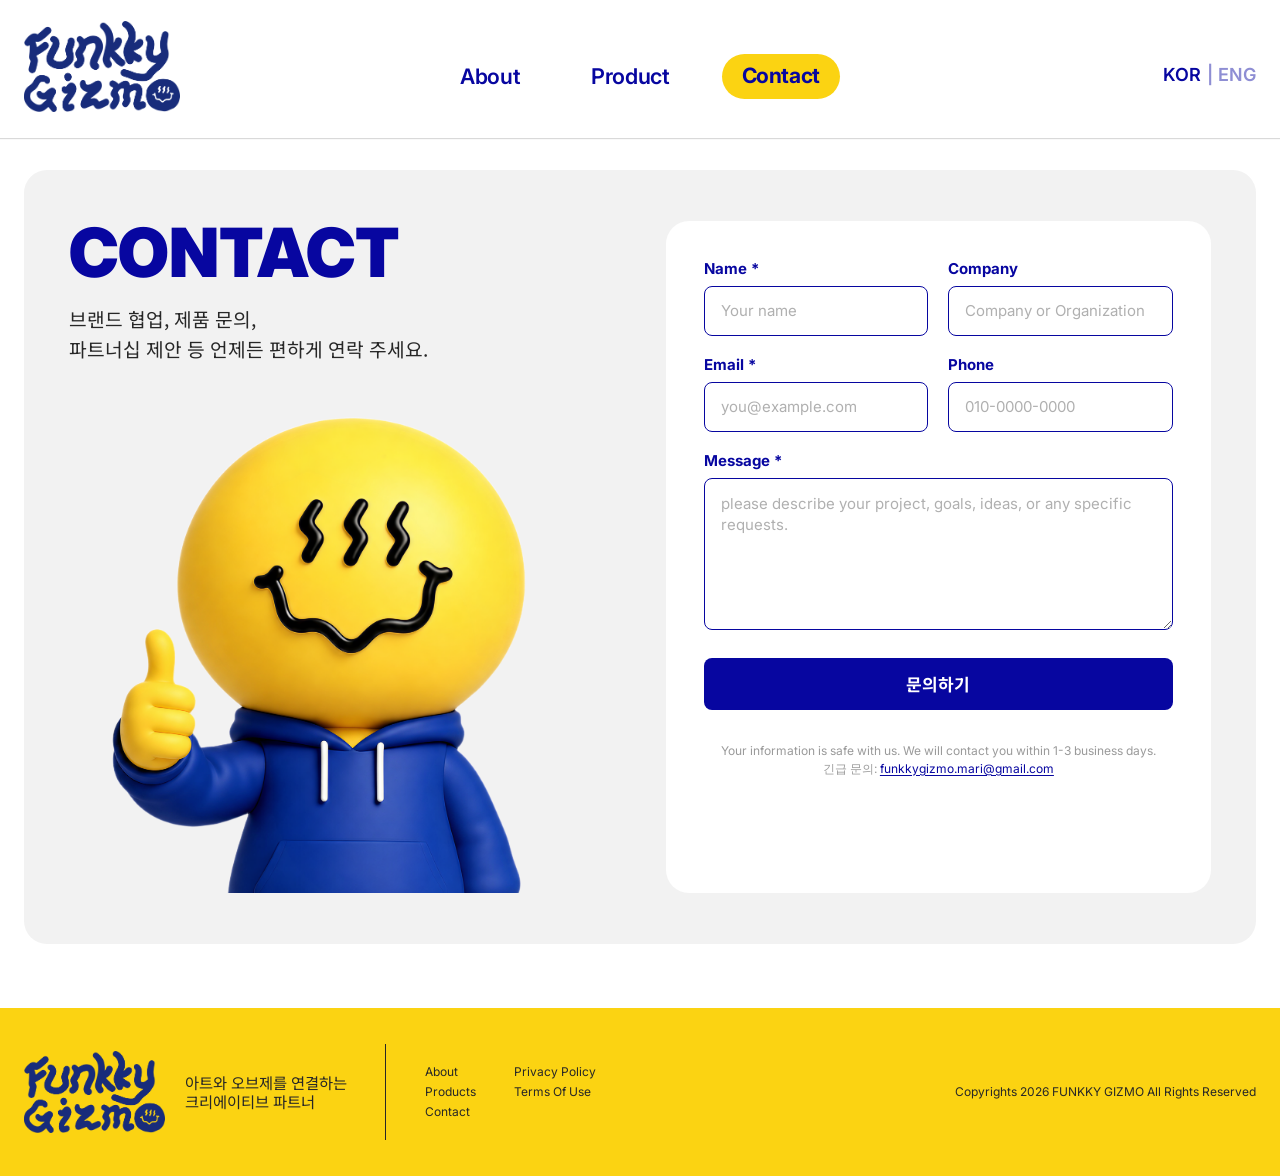
<file: docs/contact.html>
<!DOCTYPE html>
<html lang="ko">
<head>
    <meta charset="UTF-8">
    <meta name="viewport" content="width=device-width, initial-scale=1.0">
    <title>Contact | FUNKKY GIZMO</title>
    <link rel="icon" href="images/logo_a.png" type="image/png">
    <link rel="preconnect" href="https://fonts.googleapis.com">
    <link rel="preconnect" href="https://fonts.gstatic.com" crossorigin>
    <link href="https://fonts.googleapis.com/css2?family=Inter:wght@400;600;700;900&family=Noto+Sans+KR:wght@400;700&display=swap" rel="stylesheet">
    <link rel="stylesheet" href="css/style.css">
    <link rel="stylesheet" href="css/about-figma.css">
    <link rel="stylesheet" href="css/contact-figma.css">
</head>
<body class="page-figma" data-page="contact" data-i18n-doc-title="meta.contact.title">
    <header class="site-header site-header--figma">
        <div class="header-inner header-inner--figma">
            <a href="index.html" class="logo" aria-label="FUNKKY GIZMO home">
                <img src="images/logo_b.png" alt="FUNKKY GIZMO" class="brand-logo-img brand-logo-img--header">
            </a>
            <nav class="main-nav main-nav--figma" id="mainNav" aria-label="Main">
                <a href="index.html" data-nav="about">About</a>
                <a href="products/index.html" data-nav="products">Product</a>
                <a href="contact.html" data-nav="contact">Contact</a>
            </nav>
            <div class="lang-nav" aria-label="Language">
                <button type="button" class="lang-nav__item lang-nav__item--active" data-lang="ko">KOR</button>
                <span class="lang-nav__sep" aria-hidden="true">|</span>
                <button type="button" class="lang-nav__item" data-lang="en">ENG</button>
            </div>
            <button type="button" class="nav-toggle" id="navToggle" data-i18n-aria="nav.openMenu" aria-label="Open menu" aria-expanded="false">
                <span></span><span></span><span></span>
            </button>
        </div>
    </header>

    <main class="contact-figma-main">
        <section class="contact-figma-panel" aria-labelledby="contact-page-title">
            <div class="contact-figma-panel-inner">
                <div class="contact-figma-intro">
                    <h1 id="contact-page-title" class="contact-figma-title">Contact</h1>
                    <p class="contact-figma-lead">
                        <span class="contact-figma-lead-line" data-i18n="contact.lead1"></span>
                        <span class="contact-figma-lead-line" data-i18n="contact.lead2"></span>
                    </p>
                    <div class="about-figma-visual">
                        <img src="images/about_top1.png" alt="FUNKKY GIZMO character giving a thumbs up" width="590" height="632">
                    </div>
                </div>

                <div class="contact-figma-form-card">
                    <form class="contact-figma-form" id="contactForm" novalidate>
                        <div class="contact-figma-form-row">
                            <div class="contact-figma-field">
                                <label for="contactName">Name <span class="required" aria-hidden="true">*</span></label>
                                <input type="text" id="contactName" name="name" placeholder="Your name" required autocomplete="name">
                            </div>
                            <div class="contact-figma-field">
                                <label for="contactCompany">Company</label>
                                <input type="text" id="contactCompany" name="company" placeholder="Company or Organization" autocomplete="organization">
                            </div>
                        </div>
                        <div class="contact-figma-form-row">
                            <div class="contact-figma-field">
                                <label for="contactEmail">Email <span class="required" aria-hidden="true">*</span></label>
                                <input type="email" id="contactEmail" name="email" placeholder="you@example.com" required autocomplete="email">
                            </div>
                            <div class="contact-figma-field">
                                <label for="contactPhone">Phone</label>
                                <input type="tel" id="contactPhone" name="phone" placeholder="010-0000-0000" autocomplete="tel">
                            </div>
                        </div>
                        <div class="contact-figma-field contact-figma-field--full">
                            <label for="contactMessage">Message <span class="required" aria-hidden="true">*</span></label>
                            <textarea id="contactMessage" name="message" placeholder="please describe your project, goals, ideas, or any specific requests." required></textarea>
                        </div>
                        <button type="submit" class="contact-figma-submit" data-i18n="contact.submit">Send Inquiry</button>
                        <p class="contact-figma-form-note" data-i18n-html="contact.note"></p>
                    </form>
                </div>
            </div>
        </section>
    </main>

    <footer class="figma-footer site-footer">
        <div class="figma-footer-inner">
            <div class="figma-footer-start">
                <div class="figma-footer-brand">
                    <a href="index.html" class="figma-footer-logo">
                        <img src="images/logo_b.png" alt="FUNKKY GIZMO" width="120" height="82">
                    </a>
                    <p class="figma-footer-tagline">
                        <span class="figma-footer-tagline-line" data-i18n="footer.tagline1"></span>
                        <span class="figma-footer-tagline-line" data-i18n="footer.tagline2"></span>
                    </p>
                </div>
                <span class="figma-footer-divider" aria-hidden="true"></span>
                <nav class="figma-footer-nav" aria-label="Footer">
                    <div class="figma-footer-nav-col">
                        <a href="index.html">About</a>
                        <a href="products/index.html">Products</a>
                        <a href="contact.html">Contact</a>
                    </div>
                    <div class="figma-footer-nav-col">
                        <a href="#">Privacy Policy</a>
                        <a href="#">Terms of Use</a>
                    </div>
                </nav>
            </div>
            <p class="figma-footer-copy">Copyrights 2026 FUNKKY GIZMO All Rights Reserved</p>
        </div>
    </footer>

    <script src="js/config.js"></script>
    <script src="js/i18n.js?v=12"></script>
    <script src="js/main.js"></script>
    <script src="js/contact-static.js"></script>
</body>
</html>
</file>
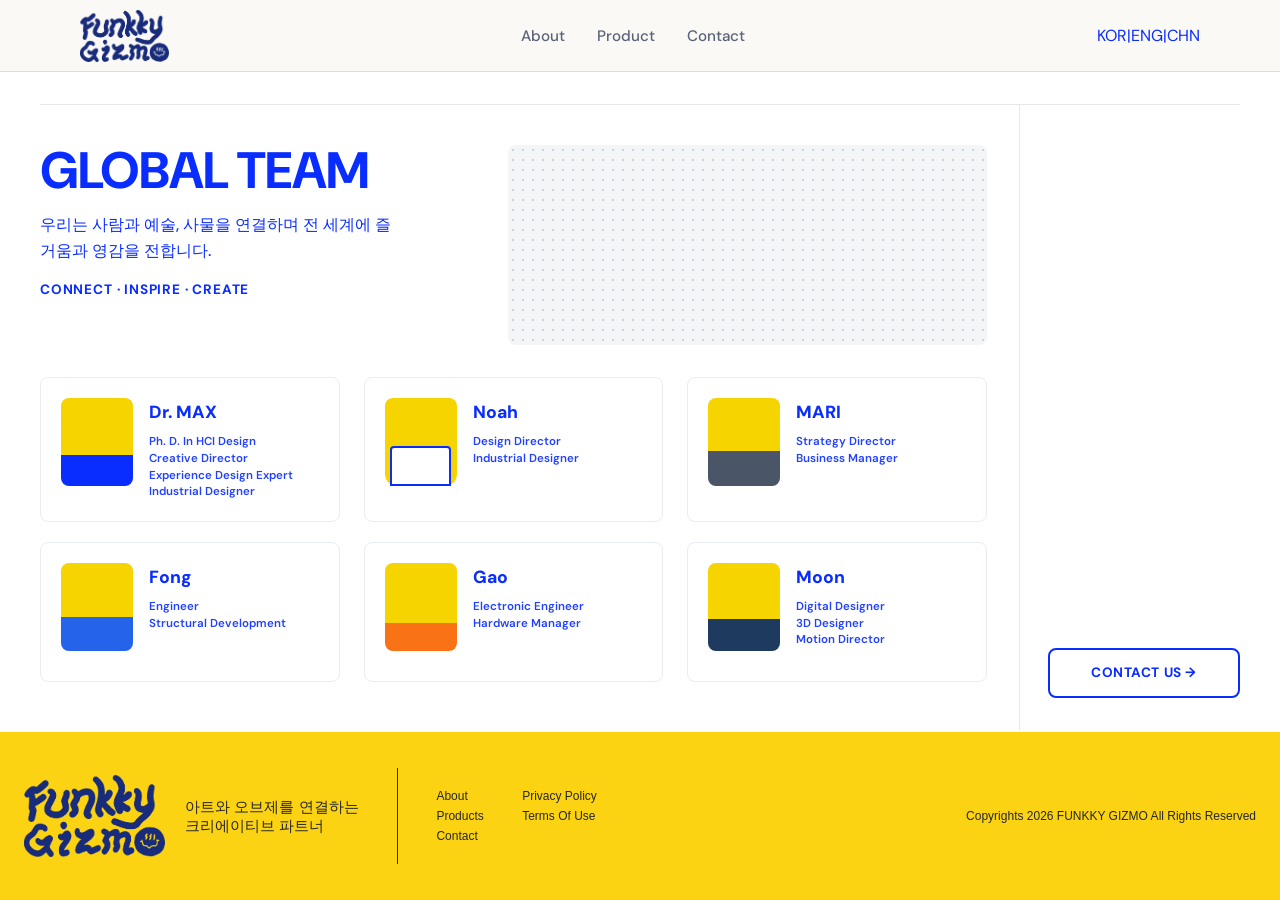
<file: docs/team.html>
<!DOCTYPE html>
<html lang="ko" class="page-brand page-figma">
<head>
<meta charset="UTF-8"/><meta name="viewport" content="width=device-width, initial-scale=1.0"/>
<title>Team | FUNKKY GIZMO</title>
<link rel="icon" href="images/logo_a.png" type="image/png"/>
<link rel="preconnect" href="https://fonts.googleapis.com"/><link rel="preconnect" href="https://fonts.gstatic.com" crossorigin/>
<link href="https://fonts.googleapis.com/css2?family=DM+Sans:ital,opsz,wght@0,9..40,400;0,9..40,500;0,9..40,600;0,9..40,700;1,9..40,400&display=swap" rel="stylesheet"/>
<link rel="stylesheet" href="css/style.css?v=20260528"/>
<link rel="stylesheet" href="css/team.css?v=20260528"/><link rel="stylesheet" href="css/github-pages.css?v=20260528"/>
</head>
<body data-page="team" class="page-brand page-team">
<header class="site-header site-header--brand site-header--figma">
<div class="container header-inner header-inner--figma">
<a class="logo" href="index.html">
<img src="images/logo_b.png" alt="FUNKKY GIZMO" class="brand-logo-img brand-logo-img--header"/>
</a>
<nav class="main-nav main-nav--figma" id="mainNav">
<a href="index.html" data-nav="about">About</a>
<a href="products/index.html" data-nav="products">Product</a>
<a href="contact.html" data-nav="contact">Contact</a>
</nav>
<div class="lang-nav" aria-label="Language">
<span>KOR</span><span>|</span><span>ENG</span><span>|</span><span>CHN</span>
</div>
<button class="nav-toggle" id="navToggle" type="button" aria-label="메뉴 열기"><span></span><span></span><span></span></button>
</div>
</header>
<main class="main-brand main-team">
<div class="team-page"><div class="team-layout"><div class="team-main">
<header class="team-hero"><div class="team-hero-top"><div class="team-hero-copy">
<h1 class="team-title">GLOBAL TEAM</h1>
<p class="team-intro">우리는 사람과 예술, 사물을 연결하며 전 세계에 즐거움과 영감을 전합니다.</p>
<p class="team-keywords">CONNECT · INSPIRE · CREATE</p></div>
<div class="team-map" aria-hidden="true"><div class="team-map-dots"></div></div></div></header>
<section class="team-grid-section"><div class="team-grid"><article class="team-card"><div class="team-card-inner"><div class="team-avatar avatar-hoodie" aria-hidden="true"></div>
<div class="team-card-info"><h2 class="team-member-name">Dr. MAX</h2><ul class="team-member-roles"><li>Ph. D. In HCI Design</li><li>Creative Director</li><li>Experience Design Expert</li><li>Industrial Designer</li></ul></div></div></article><article class="team-card"><div class="team-card-inner"><div class="team-avatar avatar-apron" aria-hidden="true"></div>
<div class="team-card-info"><h2 class="team-member-name">Noah</h2><ul class="team-member-roles"><li>Design Director</li><li>Industrial Designer</li></ul></div></div></article><article class="team-card"><div class="team-card-inner"><div class="team-avatar avatar-coat" aria-hidden="true"></div>
<div class="team-card-info"><h2 class="team-member-name">MARI</h2><ul class="team-member-roles"><li>Strategy Director</li><li>Business Manager</li></ul></div></div></article><article class="team-card"><div class="team-card-inner"><div class="team-avatar avatar-work" aria-hidden="true"></div>
<div class="team-card-info"><h2 class="team-member-name">Fong</h2><ul class="team-member-roles"><li>Engineer</li><li>Structural Development</li></ul></div></div></article><article class="team-card"><div class="team-card-inner"><div class="team-avatar avatar-casual" aria-hidden="true"></div>
<div class="team-card-info"><h2 class="team-member-name">Gao</h2><ul class="team-member-roles"><li>Electronic Engineer</li><li>Hardware Manager</li></ul></div></div></article><article class="team-card"><div class="team-card-inner"><div class="team-avatar avatar-vest" aria-hidden="true"></div>
<div class="team-card-info"><h2 class="team-member-name">Moon</h2><ul class="team-member-roles"><li>Digital Designer</li><li>3D Designer</li><li>Motion Director</li></ul></div></div></article></div></section></div>
<aside class="team-sidebar"><a class="btn-team-contact" href="contact.html">CONTACT US →</a></aside></div>
</div></main>
<footer class="figma-footer site-footer">
<div class="figma-footer-inner">
<div class="figma-footer-start">
<div class="figma-footer-brand">
<a href="index.html" class="figma-footer-logo"><img src="images/logo_b.png" alt="FUNKKY GIZMO" width="120" height="82"></a>
<p class="figma-footer-tagline"><span class="figma-footer-tagline-line">아트와 오브제를 연결하는</span><span class="figma-footer-tagline-line">크리에이티브 파트너</span></p>
</div>
<span class="figma-footer-divider" aria-hidden="true"></span>
<nav class="figma-footer-nav" aria-label="Footer">
<div class="figma-footer-nav-col">
<a href="index.html">About</a>
<a href="products/index.html">Products</a>
<a href="contact.html">Contact</a>
</div>
<div class="figma-footer-nav-col">
<a href="#">Privacy Policy</a>
<a href="#">Terms of Use</a>
</div>
</nav>
</div>
<p class="figma-footer-copy">Copyrights 2026 FUNKKY GIZMO All Rights Reserved</p>
</div>
</footer>
<script src="js/main.js"></script>
</body></html>
</file>
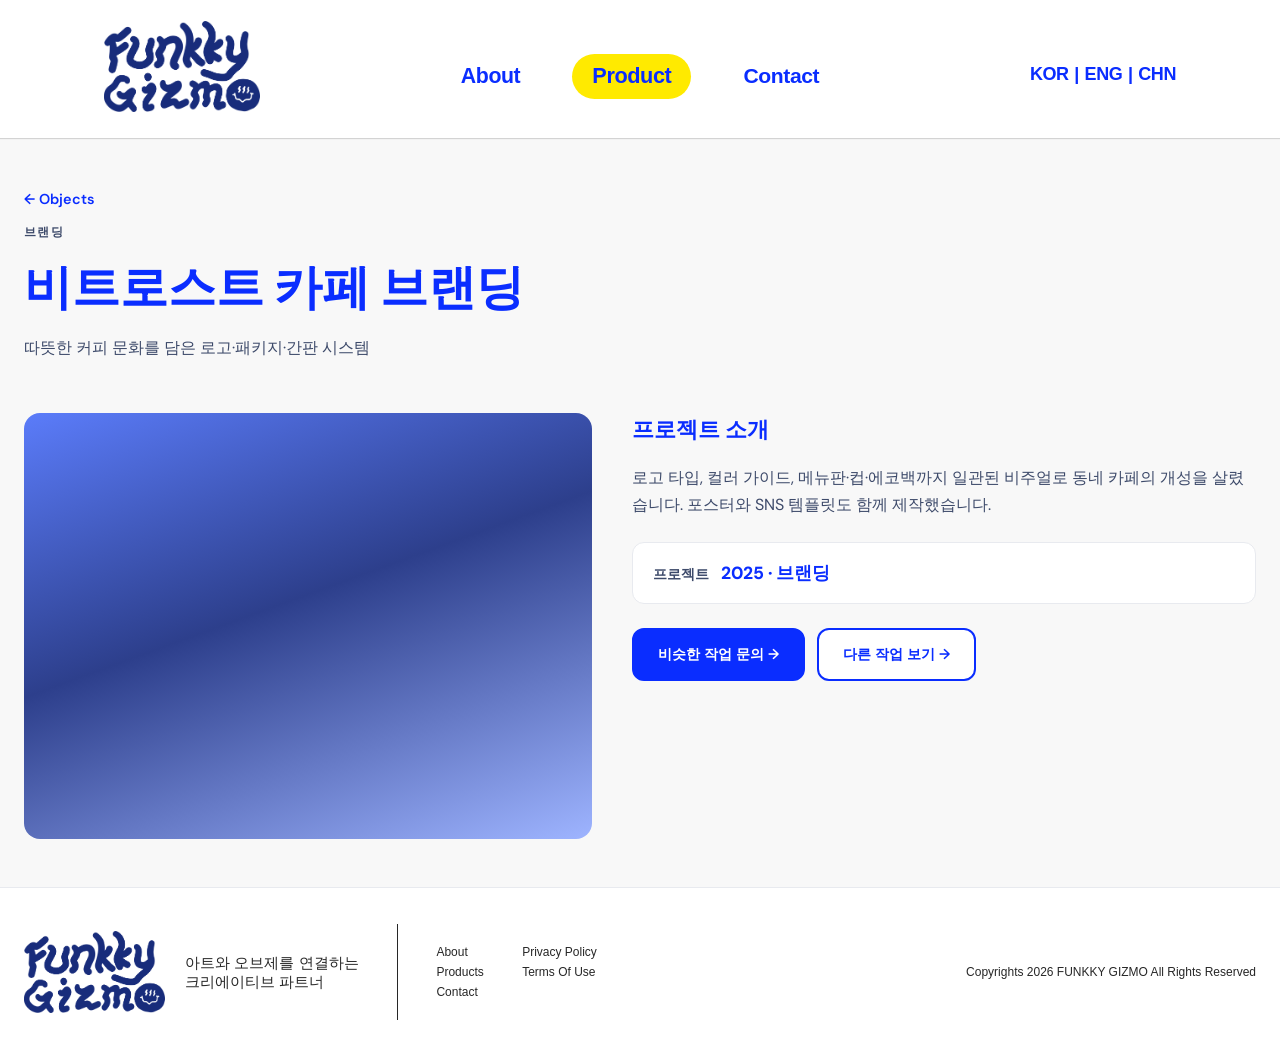
<file: docs/products/1.html>
<!DOCTYPE html>
<html lang="ko" class="page-brand page-figma">
<head>
<meta charset="UTF-8"/><meta name="viewport" content="width=device-width, initial-scale=1.0"/>
<title>비트로스트 카페 브랜딩 | FUNKKY GIZMO</title>
<link rel="icon" href="../images/logo_a.png" type="image/png"/>
<link rel="preconnect" href="https://fonts.googleapis.com"/><link rel="preconnect" href="https://fonts.gstatic.com" crossorigin/>
<link href="https://fonts.googleapis.com/css2?family=DM+Sans:ital,opsz,wght@0,9..40,400;0,9..40,500;0,9..40,600;0,9..40,700;1,9..40,400&display=swap" rel="stylesheet"/>
<link rel="stylesheet" href="../css/style.css?v=20260528"/>
<link rel="stylesheet" href="../css/home.css?v=20260528"/>
<link rel="stylesheet" href="../css/about-figma.css?v=20260612"/><link rel="stylesheet" href="../css/github-pages.css?v=20260528"/>
</head>
<body data-page="product-detail" class="page-brand page-product-detail">
<header class="site-header site-header--brand site-header--figma">
<div class="container header-inner header-inner--figma">
<a class="logo" href="../index.html">
<img src="../images/logo_b.png" alt="FUNKKY GIZMO" class="brand-logo-img brand-logo-img--header"/>
</a>
<nav class="main-nav main-nav--figma" id="mainNav">
<a href="../index.html" data-nav="about">About</a>
<a href="../products/index.html" data-nav="products">Product</a>
<a href="../contact.html" data-nav="contact">Contact</a>
</nav>
<div class="lang-nav" aria-label="Language">
<span>KOR</span><span>|</span><span>ENG</span><span>|</span><span>CHN</span>
</div>
<button class="nav-toggle" id="navToggle" type="button" aria-label="메뉴 열기"><span></span><span></span><span></span></button>
</div>
</header>
<main class="main-brand main-product-detail">
<section class="brand-page-hero brand-page-hero-compact"><div class="container">
<a class="brand-breadcrumb" href="index.html">← Objects</a>
<p class="eyebrow">브랜딩</p><h1 class="brand-page-title">비트로스트 카페 브랜딩</h1>
<p class="brand-page-lead">따뜻한 커피 문화를 담은 로고·패키지·간판 시스템</p></div></section>
<section class="section"><div class="container brand-detail-layout">
<div class="brand-detail-visual obj-branding"></div><div class="brand-detail-content">
<h2 class="brand-detail-heading">프로젝트 소개</h2><p class="brand-detail-text">로고 타입, 컬러 가이드, 메뉴판·컵·에코백까지 일관된 비주얼로 동네 카페의 개성을 살렸습니다. 포스터와 SNS 템플릿도 함께 제작했습니다.</p>
<div class="brand-detail-meta"><span class="brand-detail-meta-label">프로젝트</span>
<span class="brand-detail-meta-value">2025 · 브랜딩</span></div>
<div class="brand-detail-actions">
<a class="btn-home btn-home-primary" href="../contact.html">비슷한 작업 문의 →</a>
<a class="btn-home btn-home-outline" href="index.html">다른 작업 보기 →</a>
</div></div></div></section></main>
<footer class="figma-footer site-footer">
<div class="figma-footer-inner">
<div class="figma-footer-start">
<div class="figma-footer-brand">
<a href="../index.html" class="figma-footer-logo"><img src="../images/logo_b.png" alt="FUNKKY GIZMO" width="120" height="82"></a>
<p class="figma-footer-tagline"><span class="figma-footer-tagline-line">아트와 오브제를 연결하는</span><span class="figma-footer-tagline-line">크리에이티브 파트너</span></p>
</div>
<span class="figma-footer-divider" aria-hidden="true"></span>
<nav class="figma-footer-nav" aria-label="Footer">
<div class="figma-footer-nav-col">
<a href="../index.html">About</a>
<a href="index.html">Products</a>
<a href="../contact.html">Contact</a>
</div>
<div class="figma-footer-nav-col">
<a href="#">Privacy Policy</a>
<a href="#">Terms of Use</a>
</div>
</nav>
</div>
<p class="figma-footer-copy">Copyrights 2026 FUNKKY GIZMO All Rights Reserved</p>
</div>
</footer>
<script src="../js/main.js"></script>
</body></html>
</file>
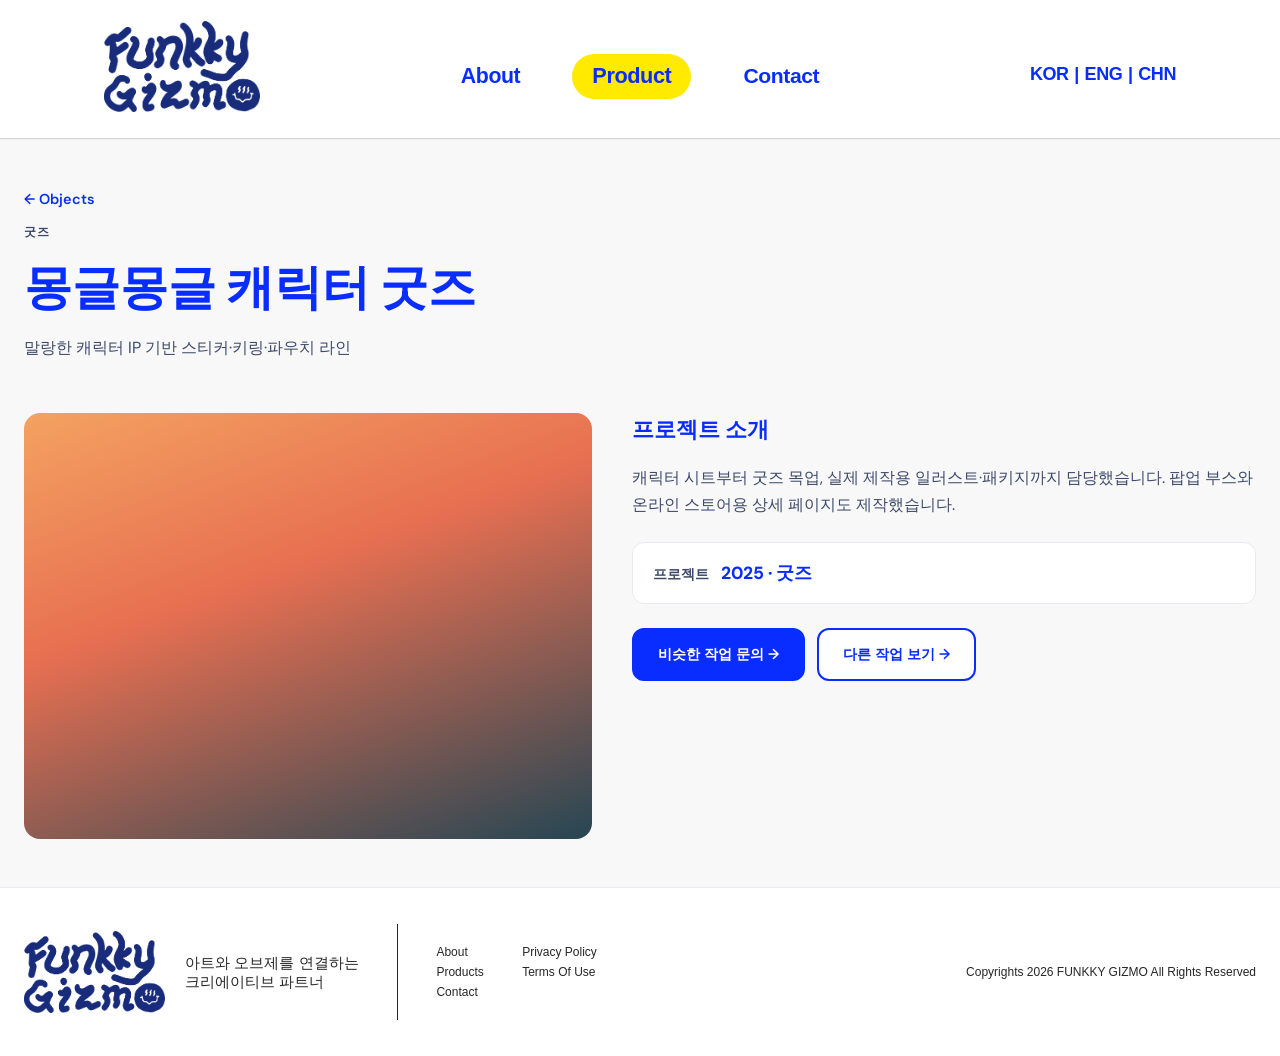
<file: docs/products/2.html>
<!DOCTYPE html>
<html lang="ko" class="page-brand page-figma">
<head>
<meta charset="UTF-8"/><meta name="viewport" content="width=device-width, initial-scale=1.0"/>
<title>몽글몽글 캐릭터 굿즈 | FUNKKY GIZMO</title>
<link rel="icon" href="../images/logo_a.png" type="image/png"/>
<link rel="preconnect" href="https://fonts.googleapis.com"/><link rel="preconnect" href="https://fonts.gstatic.com" crossorigin/>
<link href="https://fonts.googleapis.com/css2?family=DM+Sans:ital,opsz,wght@0,9..40,400;0,9..40,500;0,9..40,600;0,9..40,700;1,9..40,400&display=swap" rel="stylesheet"/>
<link rel="stylesheet" href="../css/style.css?v=20260528"/>
<link rel="stylesheet" href="../css/home.css?v=20260528"/>
<link rel="stylesheet" href="../css/about-figma.css?v=20260612"/><link rel="stylesheet" href="../css/github-pages.css?v=20260528"/>
</head>
<body data-page="product-detail" class="page-brand page-product-detail">
<header class="site-header site-header--brand site-header--figma">
<div class="container header-inner header-inner--figma">
<a class="logo" href="../index.html">
<img src="../images/logo_b.png" alt="FUNKKY GIZMO" class="brand-logo-img brand-logo-img--header"/>
</a>
<nav class="main-nav main-nav--figma" id="mainNav">
<a href="../index.html" data-nav="about">About</a>
<a href="../products/index.html" data-nav="products">Product</a>
<a href="../contact.html" data-nav="contact">Contact</a>
</nav>
<div class="lang-nav" aria-label="Language">
<span>KOR</span><span>|</span><span>ENG</span><span>|</span><span>CHN</span>
</div>
<button class="nav-toggle" id="navToggle" type="button" aria-label="메뉴 열기"><span></span><span></span><span></span></button>
</div>
</header>
<main class="main-brand main-product-detail">
<section class="brand-page-hero brand-page-hero-compact"><div class="container">
<a class="brand-breadcrumb" href="index.html">← Objects</a>
<p class="eyebrow">굿즈</p><h1 class="brand-page-title">몽글몽글 캐릭터 굿즈</h1>
<p class="brand-page-lead">말랑한 캐릭터 IP 기반 스티커·키링·파우치 라인</p></div></section>
<section class="section"><div class="container brand-detail-layout">
<div class="brand-detail-visual obj-goods"></div><div class="brand-detail-content">
<h2 class="brand-detail-heading">프로젝트 소개</h2><p class="brand-detail-text">캐릭터 시트부터 굿즈 목업, 실제 제작용 일러스트·패키지까지 담당했습니다. 팝업 부스와 온라인 스토어용 상세 페이지도 제작했습니다.</p>
<div class="brand-detail-meta"><span class="brand-detail-meta-label">프로젝트</span>
<span class="brand-detail-meta-value">2025 · 굿즈</span></div>
<div class="brand-detail-actions">
<a class="btn-home btn-home-primary" href="../contact.html">비슷한 작업 문의 →</a>
<a class="btn-home btn-home-outline" href="index.html">다른 작업 보기 →</a>
</div></div></div></section></main>
<footer class="figma-footer site-footer">
<div class="figma-footer-inner">
<div class="figma-footer-start">
<div class="figma-footer-brand">
<a href="../index.html" class="figma-footer-logo"><img src="../images/logo_b.png" alt="FUNKKY GIZMO" width="120" height="82"></a>
<p class="figma-footer-tagline"><span class="figma-footer-tagline-line">아트와 오브제를 연결하는</span><span class="figma-footer-tagline-line">크리에이티브 파트너</span></p>
</div>
<span class="figma-footer-divider" aria-hidden="true"></span>
<nav class="figma-footer-nav" aria-label="Footer">
<div class="figma-footer-nav-col">
<a href="../index.html">About</a>
<a href="index.html">Products</a>
<a href="../contact.html">Contact</a>
</div>
<div class="figma-footer-nav-col">
<a href="#">Privacy Policy</a>
<a href="#">Terms of Use</a>
</div>
</nav>
</div>
<p class="figma-footer-copy">Copyrights 2026 FUNKKY GIZMO All Rights Reserved</p>
</div>
</footer>
<script src="../js/main.js"></script>
</body></html>
</file>
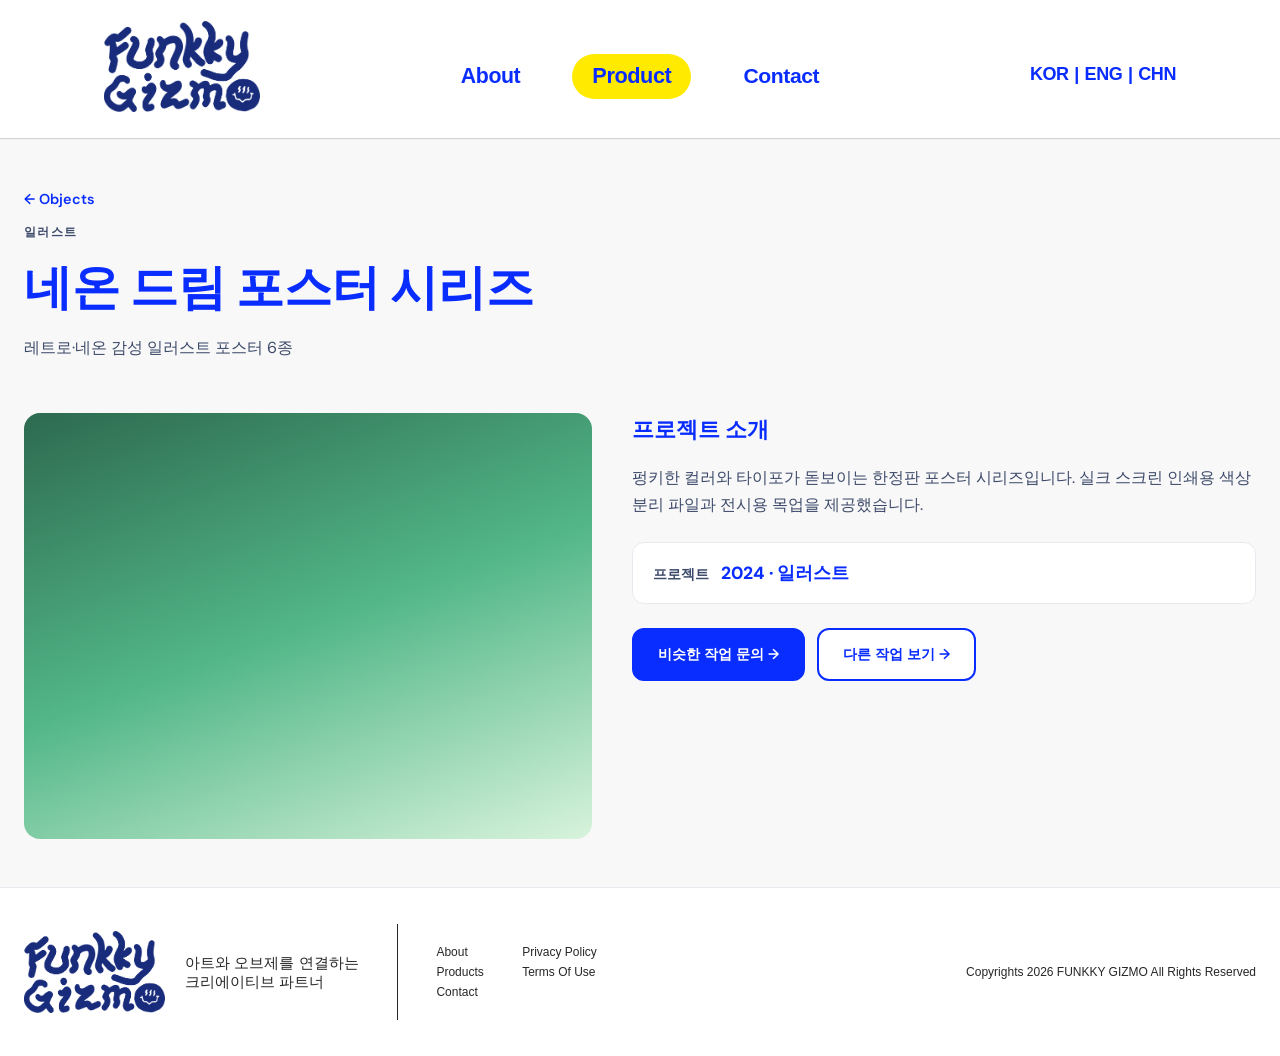
<file: docs/products/3.html>
<!DOCTYPE html>
<html lang="ko" class="page-brand page-figma">
<head>
<meta charset="UTF-8"/><meta name="viewport" content="width=device-width, initial-scale=1.0"/>
<title>네온 드림 포스터 시리즈 | FUNKKY GIZMO</title>
<link rel="icon" href="../images/logo_a.png" type="image/png"/>
<link rel="preconnect" href="https://fonts.googleapis.com"/><link rel="preconnect" href="https://fonts.gstatic.com" crossorigin/>
<link href="https://fonts.googleapis.com/css2?family=DM+Sans:ital,opsz,wght@0,9..40,400;0,9..40,500;0,9..40,600;0,9..40,700;1,9..40,400&display=swap" rel="stylesheet"/>
<link rel="stylesheet" href="../css/style.css?v=20260528"/>
<link rel="stylesheet" href="../css/home.css?v=20260528"/>
<link rel="stylesheet" href="../css/about-figma.css?v=20260612"/><link rel="stylesheet" href="../css/github-pages.css?v=20260528"/>
</head>
<body data-page="product-detail" class="page-brand page-product-detail">
<header class="site-header site-header--brand site-header--figma">
<div class="container header-inner header-inner--figma">
<a class="logo" href="../index.html">
<img src="../images/logo_b.png" alt="FUNKKY GIZMO" class="brand-logo-img brand-logo-img--header"/>
</a>
<nav class="main-nav main-nav--figma" id="mainNav">
<a href="../index.html" data-nav="about">About</a>
<a href="../products/index.html" data-nav="products">Product</a>
<a href="../contact.html" data-nav="contact">Contact</a>
</nav>
<div class="lang-nav" aria-label="Language">
<span>KOR</span><span>|</span><span>ENG</span><span>|</span><span>CHN</span>
</div>
<button class="nav-toggle" id="navToggle" type="button" aria-label="메뉴 열기"><span></span><span></span><span></span></button>
</div>
</header>
<main class="main-brand main-product-detail">
<section class="brand-page-hero brand-page-hero-compact"><div class="container">
<a class="brand-breadcrumb" href="index.html">← Objects</a>
<p class="eyebrow">일러스트</p><h1 class="brand-page-title">네온 드림 포스터 시리즈</h1>
<p class="brand-page-lead">레트로·네온 감성 일러스트 포스터 6종</p></div></section>
<section class="section"><div class="container brand-detail-layout">
<div class="brand-detail-visual obj-illustration"></div><div class="brand-detail-content">
<h2 class="brand-detail-heading">프로젝트 소개</h2><p class="brand-detail-text">펑키한 컬러와 타이포가 돋보이는 한정판 포스터 시리즈입니다. 실크 스크린 인쇄용 색상 분리 파일과 전시용 목업을 제공했습니다.</p>
<div class="brand-detail-meta"><span class="brand-detail-meta-label">프로젝트</span>
<span class="brand-detail-meta-value">2024 · 일러스트</span></div>
<div class="brand-detail-actions">
<a class="btn-home btn-home-primary" href="../contact.html">비슷한 작업 문의 →</a>
<a class="btn-home btn-home-outline" href="index.html">다른 작업 보기 →</a>
</div></div></div></section></main>
<footer class="figma-footer site-footer">
<div class="figma-footer-inner">
<div class="figma-footer-start">
<div class="figma-footer-brand">
<a href="../index.html" class="figma-footer-logo"><img src="../images/logo_b.png" alt="FUNKKY GIZMO" width="120" height="82"></a>
<p class="figma-footer-tagline"><span class="figma-footer-tagline-line">아트와 오브제를 연결하는</span><span class="figma-footer-tagline-line">크리에이티브 파트너</span></p>
</div>
<span class="figma-footer-divider" aria-hidden="true"></span>
<nav class="figma-footer-nav" aria-label="Footer">
<div class="figma-footer-nav-col">
<a href="../index.html">About</a>
<a href="index.html">Products</a>
<a href="../contact.html">Contact</a>
</div>
<div class="figma-footer-nav-col">
<a href="#">Privacy Policy</a>
<a href="#">Terms of Use</a>
</div>
</nav>
</div>
<p class="figma-footer-copy">Copyrights 2026 FUNKKY GIZMO All Rights Reserved</p>
</div>
</footer>
<script src="../js/main.js"></script>
</body></html>
</file>
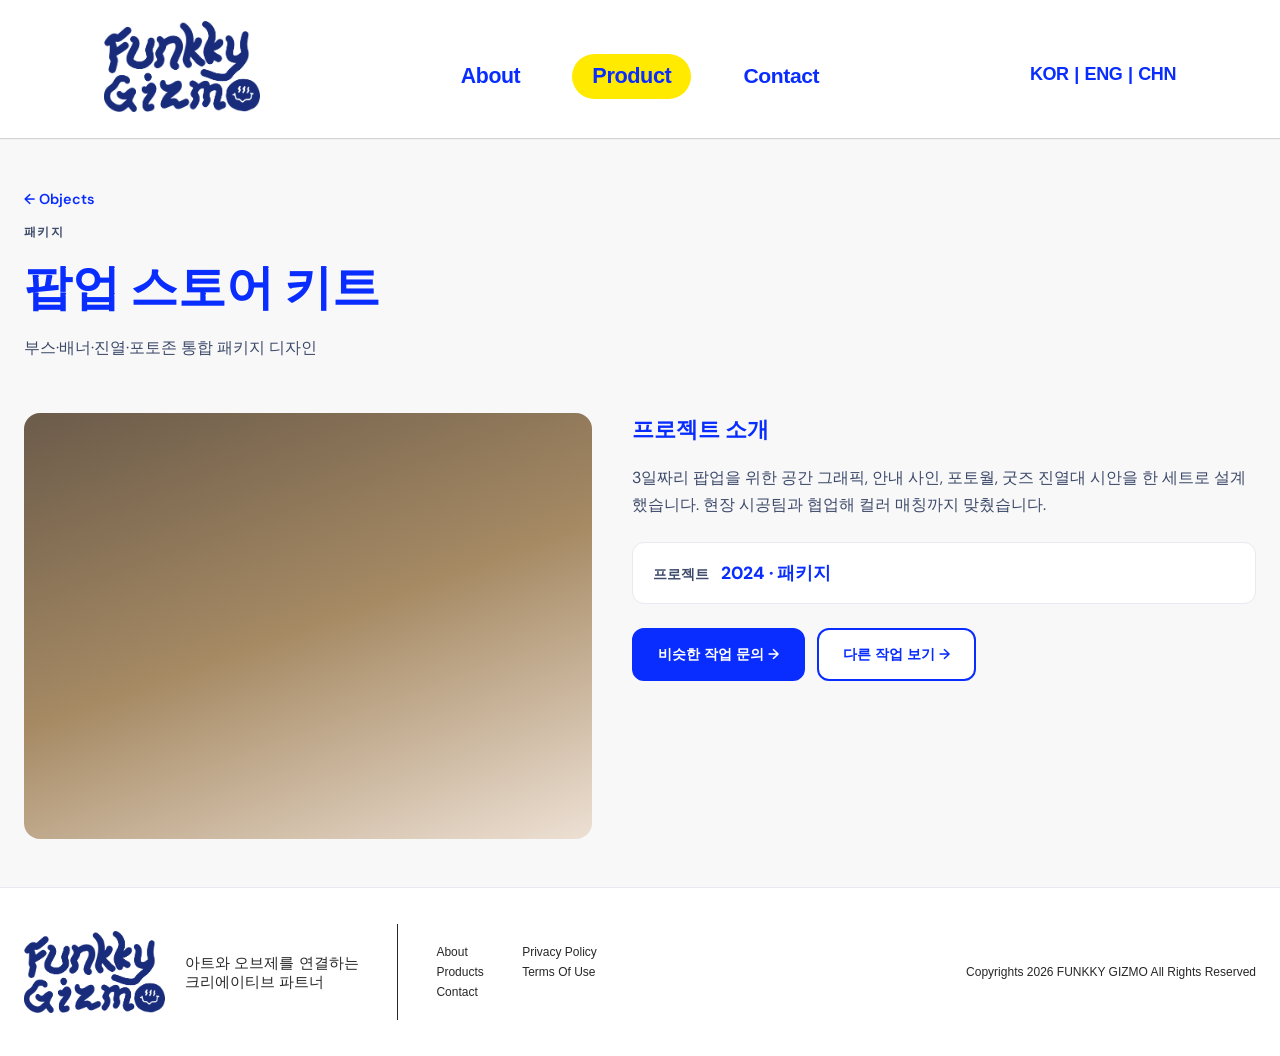
<file: docs/products/4.html>
<!DOCTYPE html>
<html lang="ko" class="page-brand page-figma">
<head>
<meta charset="UTF-8"/><meta name="viewport" content="width=device-width, initial-scale=1.0"/>
<title>팝업 스토어 키트 | FUNKKY GIZMO</title>
<link rel="icon" href="../images/logo_a.png" type="image/png"/>
<link rel="preconnect" href="https://fonts.googleapis.com"/><link rel="preconnect" href="https://fonts.gstatic.com" crossorigin/>
<link href="https://fonts.googleapis.com/css2?family=DM+Sans:ital,opsz,wght@0,9..40,400;0,9..40,500;0,9..40,600;0,9..40,700;1,9..40,400&display=swap" rel="stylesheet"/>
<link rel="stylesheet" href="../css/style.css?v=20260528"/>
<link rel="stylesheet" href="../css/home.css?v=20260528"/>
<link rel="stylesheet" href="../css/about-figma.css?v=20260612"/><link rel="stylesheet" href="../css/github-pages.css?v=20260528"/>
</head>
<body data-page="product-detail" class="page-brand page-product-detail">
<header class="site-header site-header--brand site-header--figma">
<div class="container header-inner header-inner--figma">
<a class="logo" href="../index.html">
<img src="../images/logo_b.png" alt="FUNKKY GIZMO" class="brand-logo-img brand-logo-img--header"/>
</a>
<nav class="main-nav main-nav--figma" id="mainNav">
<a href="../index.html" data-nav="about">About</a>
<a href="../products/index.html" data-nav="products">Product</a>
<a href="../contact.html" data-nav="contact">Contact</a>
</nav>
<div class="lang-nav" aria-label="Language">
<span>KOR</span><span>|</span><span>ENG</span><span>|</span><span>CHN</span>
</div>
<button class="nav-toggle" id="navToggle" type="button" aria-label="메뉴 열기"><span></span><span></span><span></span></button>
</div>
</header>
<main class="main-brand main-product-detail">
<section class="brand-page-hero brand-page-hero-compact"><div class="container">
<a class="brand-breadcrumb" href="index.html">← Objects</a>
<p class="eyebrow">패키지</p><h1 class="brand-page-title">팝업 스토어 키트</h1>
<p class="brand-page-lead">부스·배너·진열·포토존 통합 패키지 디자인</p></div></section>
<section class="section"><div class="container brand-detail-layout">
<div class="brand-detail-visual obj-package"></div><div class="brand-detail-content">
<h2 class="brand-detail-heading">프로젝트 소개</h2><p class="brand-detail-text">3일짜리 팝업을 위한 공간 그래픽, 안내 사인, 포토월, 굿즈 진열대 시안을 한 세트로 설계했습니다. 현장 시공팀과 협업해 컬러 매칭까지 맞췄습니다.</p>
<div class="brand-detail-meta"><span class="brand-detail-meta-label">프로젝트</span>
<span class="brand-detail-meta-value">2024 · 패키지</span></div>
<div class="brand-detail-actions">
<a class="btn-home btn-home-primary" href="../contact.html">비슷한 작업 문의 →</a>
<a class="btn-home btn-home-outline" href="index.html">다른 작업 보기 →</a>
</div></div></div></section></main>
<footer class="figma-footer site-footer">
<div class="figma-footer-inner">
<div class="figma-footer-start">
<div class="figma-footer-brand">
<a href="../index.html" class="figma-footer-logo"><img src="../images/logo_b.png" alt="FUNKKY GIZMO" width="120" height="82"></a>
<p class="figma-footer-tagline"><span class="figma-footer-tagline-line">아트와 오브제를 연결하는</span><span class="figma-footer-tagline-line">크리에이티브 파트너</span></p>
</div>
<span class="figma-footer-divider" aria-hidden="true"></span>
<nav class="figma-footer-nav" aria-label="Footer">
<div class="figma-footer-nav-col">
<a href="../index.html">About</a>
<a href="index.html">Products</a>
<a href="../contact.html">Contact</a>
</div>
<div class="figma-footer-nav-col">
<a href="#">Privacy Policy</a>
<a href="#">Terms of Use</a>
</div>
</nav>
</div>
<p class="figma-footer-copy">Copyrights 2026 FUNKKY GIZMO All Rights Reserved</p>
</div>
</footer>
<script src="../js/main.js"></script>
</body></html>
</file>
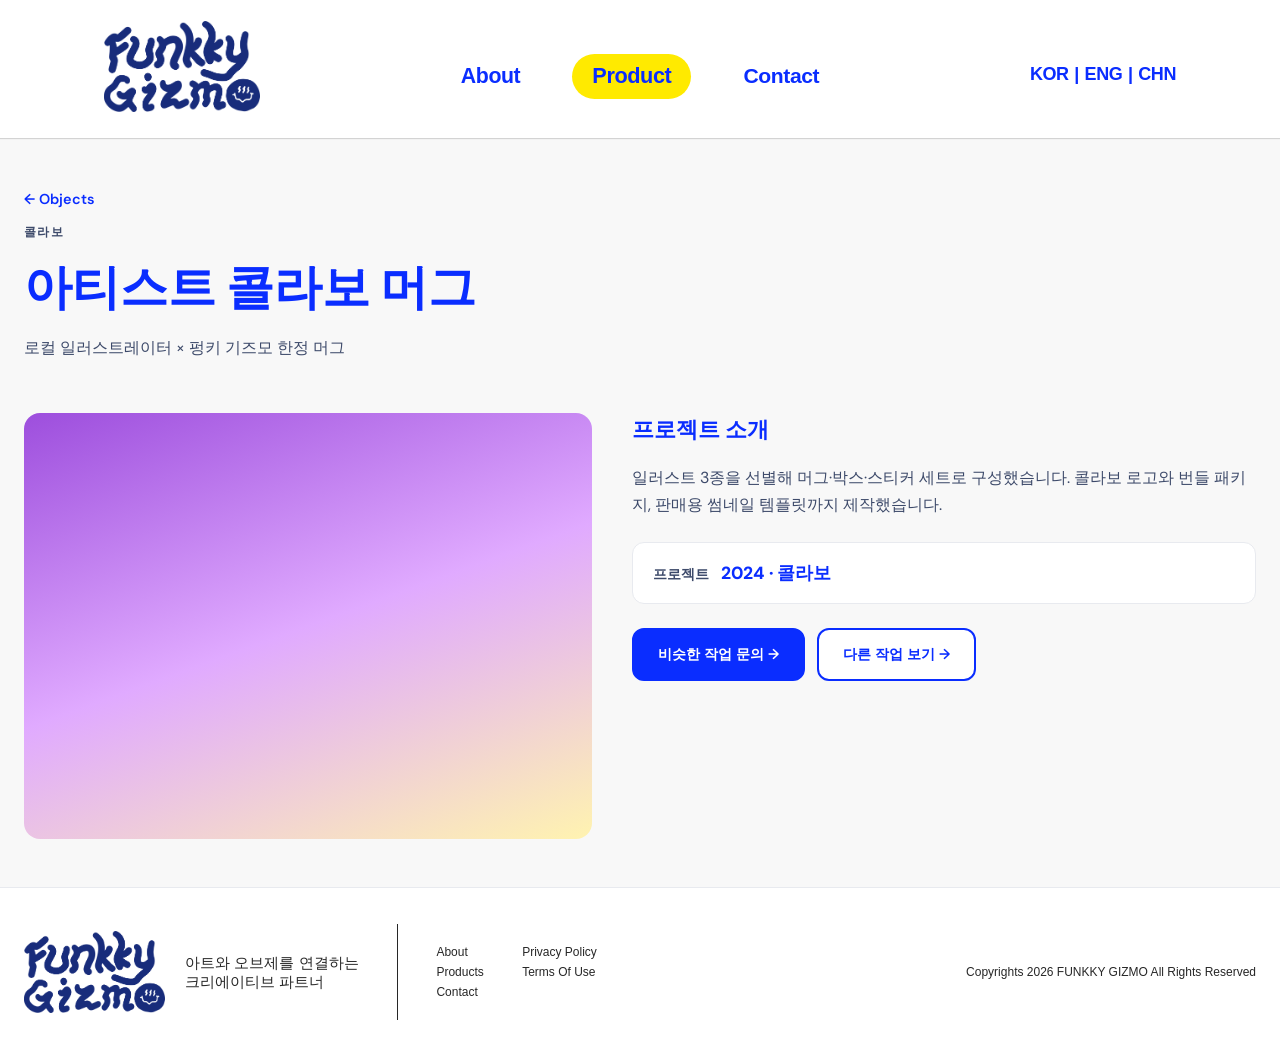
<file: docs/products/5.html>
<!DOCTYPE html>
<html lang="ko" class="page-brand page-figma">
<head>
<meta charset="UTF-8"/><meta name="viewport" content="width=device-width, initial-scale=1.0"/>
<title>아티스트 콜라보 머그 | FUNKKY GIZMO</title>
<link rel="icon" href="../images/logo_a.png" type="image/png"/>
<link rel="preconnect" href="https://fonts.googleapis.com"/><link rel="preconnect" href="https://fonts.gstatic.com" crossorigin/>
<link href="https://fonts.googleapis.com/css2?family=DM+Sans:ital,opsz,wght@0,9..40,400;0,9..40,500;0,9..40,600;0,9..40,700;1,9..40,400&display=swap" rel="stylesheet"/>
<link rel="stylesheet" href="../css/style.css?v=20260528"/>
<link rel="stylesheet" href="../css/home.css?v=20260528"/>
<link rel="stylesheet" href="../css/about-figma.css?v=20260612"/><link rel="stylesheet" href="../css/github-pages.css?v=20260528"/>
</head>
<body data-page="product-detail" class="page-brand page-product-detail">
<header class="site-header site-header--brand site-header--figma">
<div class="container header-inner header-inner--figma">
<a class="logo" href="../index.html">
<img src="../images/logo_b.png" alt="FUNKKY GIZMO" class="brand-logo-img brand-logo-img--header"/>
</a>
<nav class="main-nav main-nav--figma" id="mainNav">
<a href="../index.html" data-nav="about">About</a>
<a href="../products/index.html" data-nav="products">Product</a>
<a href="../contact.html" data-nav="contact">Contact</a>
</nav>
<div class="lang-nav" aria-label="Language">
<span>KOR</span><span>|</span><span>ENG</span><span>|</span><span>CHN</span>
</div>
<button class="nav-toggle" id="navToggle" type="button" aria-label="메뉴 열기"><span></span><span></span><span></span></button>
</div>
</header>
<main class="main-brand main-product-detail">
<section class="brand-page-hero brand-page-hero-compact"><div class="container">
<a class="brand-breadcrumb" href="index.html">← Objects</a>
<p class="eyebrow">콜라보</p><h1 class="brand-page-title">아티스트 콜라보 머그</h1>
<p class="brand-page-lead">로컬 일러스트레이터 × 펑키 기즈모 한정 머그</p></div></section>
<section class="section"><div class="container brand-detail-layout">
<div class="brand-detail-visual obj-collab"></div><div class="brand-detail-content">
<h2 class="brand-detail-heading">프로젝트 소개</h2><p class="brand-detail-text">일러스트 3종을 선별해 머그·박스·스티커 세트로 구성했습니다. 콜라보 로고와 번들 패키지, 판매용 썸네일 템플릿까지 제작했습니다.</p>
<div class="brand-detail-meta"><span class="brand-detail-meta-label">프로젝트</span>
<span class="brand-detail-meta-value">2024 · 콜라보</span></div>
<div class="brand-detail-actions">
<a class="btn-home btn-home-primary" href="../contact.html">비슷한 작업 문의 →</a>
<a class="btn-home btn-home-outline" href="index.html">다른 작업 보기 →</a>
</div></div></div></section></main>
<footer class="figma-footer site-footer">
<div class="figma-footer-inner">
<div class="figma-footer-start">
<div class="figma-footer-brand">
<a href="../index.html" class="figma-footer-logo"><img src="../images/logo_b.png" alt="FUNKKY GIZMO" width="120" height="82"></a>
<p class="figma-footer-tagline"><span class="figma-footer-tagline-line">아트와 오브제를 연결하는</span><span class="figma-footer-tagline-line">크리에이티브 파트너</span></p>
</div>
<span class="figma-footer-divider" aria-hidden="true"></span>
<nav class="figma-footer-nav" aria-label="Footer">
<div class="figma-footer-nav-col">
<a href="../index.html">About</a>
<a href="index.html">Products</a>
<a href="../contact.html">Contact</a>
</div>
<div class="figma-footer-nav-col">
<a href="#">Privacy Policy</a>
<a href="#">Terms of Use</a>
</div>
</nav>
</div>
<p class="figma-footer-copy">Copyrights 2026 FUNKKY GIZMO All Rights Reserved</p>
</div>
</footer>
<script src="../js/main.js"></script>
</body></html>
</file>
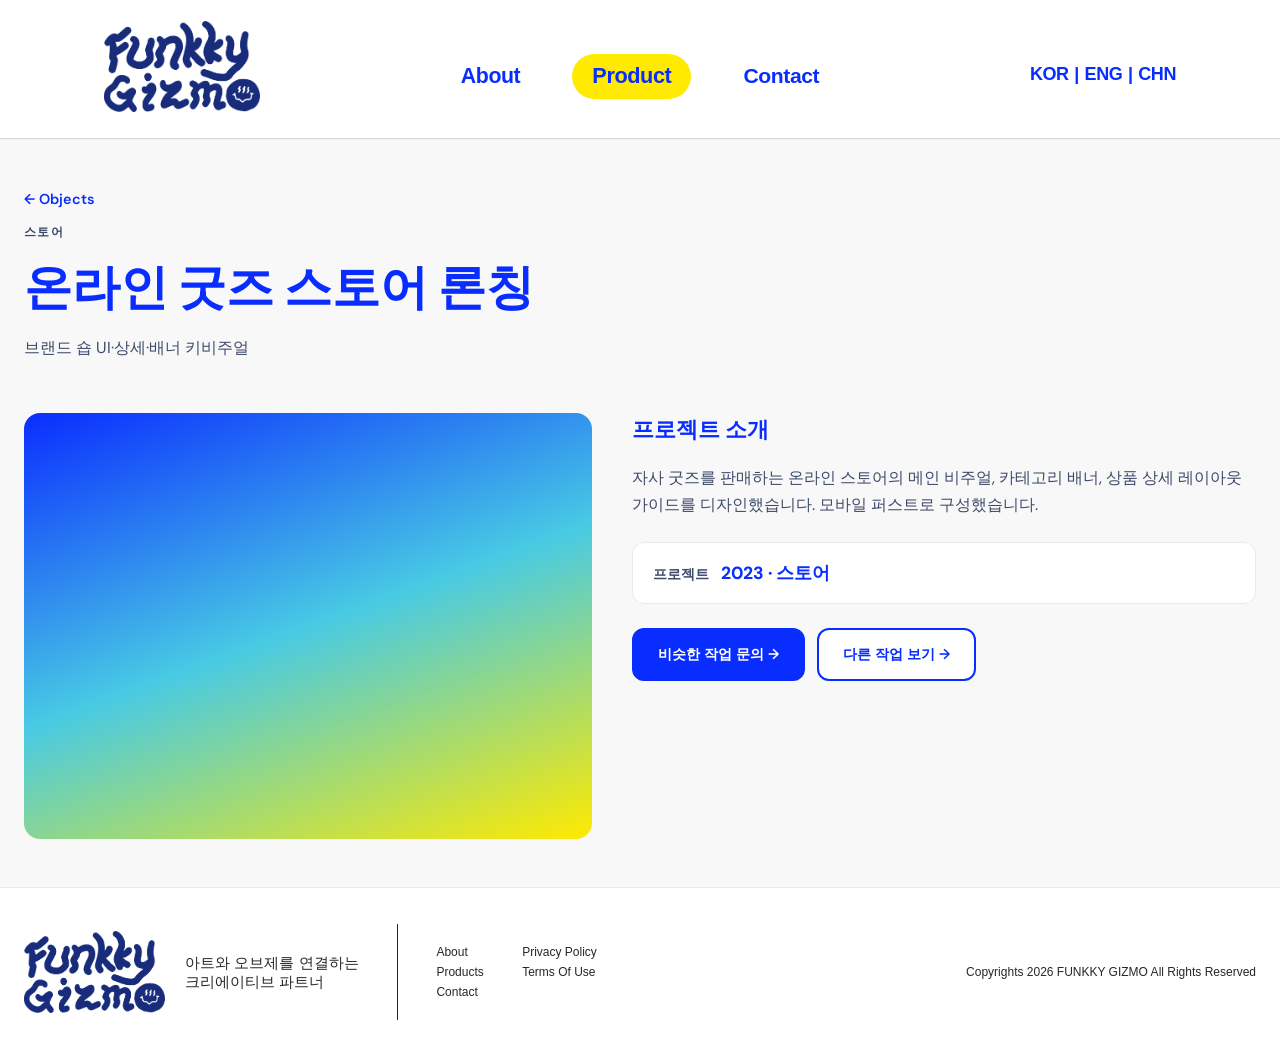
<file: docs/products/6.html>
<!DOCTYPE html>
<html lang="ko" class="page-brand page-figma">
<head>
<meta charset="UTF-8"/><meta name="viewport" content="width=device-width, initial-scale=1.0"/>
<title>온라인 굿즈 스토어 론칭 | FUNKKY GIZMO</title>
<link rel="icon" href="../images/logo_a.png" type="image/png"/>
<link rel="preconnect" href="https://fonts.googleapis.com"/><link rel="preconnect" href="https://fonts.gstatic.com" crossorigin/>
<link href="https://fonts.googleapis.com/css2?family=DM+Sans:ital,opsz,wght@0,9..40,400;0,9..40,500;0,9..40,600;0,9..40,700;1,9..40,400&display=swap" rel="stylesheet"/>
<link rel="stylesheet" href="../css/style.css?v=20260528"/>
<link rel="stylesheet" href="../css/home.css?v=20260528"/>
<link rel="stylesheet" href="../css/about-figma.css?v=20260612"/><link rel="stylesheet" href="../css/github-pages.css?v=20260528"/>
</head>
<body data-page="product-detail" class="page-brand page-product-detail">
<header class="site-header site-header--brand site-header--figma">
<div class="container header-inner header-inner--figma">
<a class="logo" href="../index.html">
<img src="../images/logo_b.png" alt="FUNKKY GIZMO" class="brand-logo-img brand-logo-img--header"/>
</a>
<nav class="main-nav main-nav--figma" id="mainNav">
<a href="../index.html" data-nav="about">About</a>
<a href="../products/index.html" data-nav="products">Product</a>
<a href="../contact.html" data-nav="contact">Contact</a>
</nav>
<div class="lang-nav" aria-label="Language">
<span>KOR</span><span>|</span><span>ENG</span><span>|</span><span>CHN</span>
</div>
<button class="nav-toggle" id="navToggle" type="button" aria-label="메뉴 열기"><span></span><span></span><span></span></button>
</div>
</header>
<main class="main-brand main-product-detail">
<section class="brand-page-hero brand-page-hero-compact"><div class="container">
<a class="brand-breadcrumb" href="index.html">← Objects</a>
<p class="eyebrow">스토어</p><h1 class="brand-page-title">온라인 굿즈 스토어 론칭</h1>
<p class="brand-page-lead">브랜드 숍 UI·상세·배너 키비주얼</p></div></section>
<section class="section"><div class="container brand-detail-layout">
<div class="brand-detail-visual obj-store"></div><div class="brand-detail-content">
<h2 class="brand-detail-heading">프로젝트 소개</h2><p class="brand-detail-text">자사 굿즈를 판매하는 온라인 스토어의 메인 비주얼, 카테고리 배너, 상품 상세 레이아웃 가이드를 디자인했습니다. 모바일 퍼스트로 구성했습니다.</p>
<div class="brand-detail-meta"><span class="brand-detail-meta-label">프로젝트</span>
<span class="brand-detail-meta-value">2023 · 스토어</span></div>
<div class="brand-detail-actions">
<a class="btn-home btn-home-primary" href="../contact.html">비슷한 작업 문의 →</a>
<a class="btn-home btn-home-outline" href="index.html">다른 작업 보기 →</a>
</div></div></div></section></main>
<footer class="figma-footer site-footer">
<div class="figma-footer-inner">
<div class="figma-footer-start">
<div class="figma-footer-brand">
<a href="../index.html" class="figma-footer-logo"><img src="../images/logo_b.png" alt="FUNKKY GIZMO" width="120" height="82"></a>
<p class="figma-footer-tagline"><span class="figma-footer-tagline-line">아트와 오브제를 연결하는</span><span class="figma-footer-tagline-line">크리에이티브 파트너</span></p>
</div>
<span class="figma-footer-divider" aria-hidden="true"></span>
<nav class="figma-footer-nav" aria-label="Footer">
<div class="figma-footer-nav-col">
<a href="../index.html">About</a>
<a href="index.html">Products</a>
<a href="../contact.html">Contact</a>
</div>
<div class="figma-footer-nav-col">
<a href="#">Privacy Policy</a>
<a href="#">Terms of Use</a>
</div>
</nav>
</div>
<p class="figma-footer-copy">Copyrights 2026 FUNKKY GIZMO All Rights Reserved</p>
</div>
</footer>
<script src="../js/main.js"></script>
</body></html>
</file>
<file: docs/css/style.css>
:root {
    --color-bg: #faf9f6;
    --color-bg-alt: #f3f1eb;
    --color-surface: #ffffff;
    --color-border: #e2ddd3;
    --color-text: #1a2340;
    --color-muted: #5a6278;
    --color-primary: #1a2340;
    --color-primary-hover: #2d3a5c;
    --color-accent: #c9a227;
    --color-accent-soft: #f5e6b8;
    --color-yellow: #e8c547;
    --radius: 14px;
    --radius-lg: 22px;
    --shadow: 0 8px 32px rgba(26, 35, 64, 0.08);
    --font: "DM Sans", "Pretendard", -apple-system, BlinkMacSystemFont, sans-serif;
    --container: 1120px;
    --header-h: 72px;
}

*,
*::before,
*::after {
    box-sizing: border-box;
}

html {
    scroll-behavior: smooth;
}

body {
    margin: 0;
    font-family: var(--font);
    background: var(--color-bg);
    color: var(--color-text);
    line-height: 1.6;
    min-height: 100vh;
    display: flex;
    flex-direction: column;
}

main {
    flex: 1;
}

.container {
    width: min(100% - 2rem, var(--container));
    margin-inline: auto;
}

a {
    color: inherit;
    text-decoration: none;
}

/* Header */
.site-header {
    position: sticky;
    top: 0;
    z-index: 100;
    background: rgba(250, 249, 246, 0.92);
    backdrop-filter: blur(12px);
    border-bottom: 1px solid var(--color-border);
    height: var(--header-h);
}

.header-inner {
    display: flex;
    align-items: center;
    justify-content: space-between;
    height: var(--header-h);
    gap: 1.5rem;
}

.logo {
    display: flex;
    align-items: center;
    gap: 0.6rem;
}

.logo-mark {
    display: grid;
    place-items: center;
    width: 40px;
    height: 40px;
    background: var(--color-yellow);
    color: var(--color-primary);
    border-radius: 50%;
    font-weight: 800;
    font-size: 1.1rem;
    flex-shrink: 0;
}

/* Brand logo image (logo_a.png in /images/) */
.brand-logo-img {
    display: block;
    object-fit: contain;
    flex-shrink: 0;
}

.brand-logo-img--header {
    height: 52px;
    width: auto;
    max-width: 320px;
}

.brand-logo-img--nav {
    width: 36px;
    height: 36px;
}

.brand-logo-img--mark {
    width: 40px;
    height: 40px;
}

.brand-logo-img--seal {
    width: 48px;
    height: 48px;
}

.brand-logo-img--keywords {
    width: 28px;
    height: 28px;
}

.brand-logo-img--footer {
    width: 40px;
    height: 40px;
}

.nav-brand-badge {
    display: flex;
    line-height: 0;
}

.logo-text {
    display: flex;
    flex-direction: column;
    line-height: 1.2;
}

.logo-en {
    font-size: 0.95rem;
    font-weight: 700;
    letter-spacing: 0.04em;
}

.logo-ko {
    font-size: 0.8rem;
    font-weight: 500;
    color: var(--color-muted);
}

.footer-tagline {
    font-size: 0.75rem;
    font-weight: 600;
    letter-spacing: 0.06em;
    text-transform: uppercase;
    color: var(--color-accent);
    margin: 0 0 0.5rem;
}

.main-nav {
    display: flex;
    gap: 2rem;
}

.main-nav a {
    color: var(--color-muted);
    font-weight: 500;
    font-size: 0.95rem;
    transition: color 0.2s;
}

.main-nav a:hover,
.main-nav a.active {
    color: var(--color-text);
}

.nav-toggle {
    display: none;
    flex-direction: column;
    gap: 5px;
    background: none;
    border: none;
    cursor: pointer;
    padding: 4px;
}

.nav-toggle span {
    display: block;
    width: 22px;
    height: 2px;
    background: var(--color-text);
    border-radius: 2px;
}

/* Buttons */
.btn {
    display: inline-flex;
    align-items: center;
    justify-content: center;
    padding: 0.75rem 1.5rem;
    border-radius: 10px;
    font-weight: 600;
    font-size: 0.95rem;
    border: none;
    cursor: pointer;
    transition: background 0.2s, transform 0.15s;
}

.btn:hover {
    transform: translateY(-1px);
}

.btn-primary {
    background: var(--color-primary);
    color: #faf9f6;
}

.btn-primary:hover {
    background: var(--color-primary-hover);
}

.btn-outline {
    background: transparent;
    color: var(--color-text);
    border: 1px solid var(--color-border);
}

.btn-outline:hover {
    border-color: var(--color-muted);
}

.btn-ghost {
    background: var(--color-accent-soft);
    color: var(--color-primary);
}

.btn-light {
    background: #fff;
    color: var(--color-primary);
    border: 2px solid #fff;
}

.btn-sm {
    padding: 0.5rem 1rem;
    font-size: 0.875rem;
}

/* Hero */
.hero {
    padding: 4rem 0 3rem;
    background:
        radial-gradient(ellipse 70% 50% at 85% 15%, rgba(232, 197, 71, 0.25), transparent),
        radial-gradient(ellipse 50% 40% at 10% 90%, rgba(26, 35, 64, 0.04), transparent);
}

.hero-ko {
    font-size: 1.5rem;
    font-weight: 700;
    color: var(--color-primary);
    margin: 0 0 0.25rem;
    letter-spacing: -0.02em;
}

.hero-inner {
    display: grid;
    grid-template-columns: 1fr 1fr;
    gap: 3rem;
    align-items: center;
}

.eyebrow {
    font-size: 0.8rem;
    font-weight: 600;
    text-transform: uppercase;
    letter-spacing: 0.1em;
    color: var(--color-accent);
    margin: 0 0 0.75rem;
}

.hero h1 {
    font-size: clamp(2.2rem, 4vw, 3.2rem);
    line-height: 1.15;
    margin: 0 0 1rem;
    font-weight: 700;
}

.gradient-text {
    background: linear-gradient(135deg, var(--color-primary), var(--color-accent));
    -webkit-background-clip: text;
    -webkit-text-fill-color: transparent;
    background-clip: text;
}

.hero-lead {
    color: var(--color-muted);
    font-size: 1.1rem;
    max-width: 32rem;
    margin: 0 0 1.75rem;
}

.hero-actions {
    display: flex;
    gap: 1rem;
    flex-wrap: wrap;
    margin-bottom: 2.5rem;
}

.hero-stats {
    display: flex;
    gap: 2.5rem;
    list-style: none;
    padding: 0;
    margin: 0;
}

.hero-stats li {
    display: flex;
    flex-direction: column;
}

.hero-stats strong {
    font-size: 1.35rem;
    color: var(--color-text);
}

.hero-stats span {
    font-size: 0.85rem;
    color: var(--color-muted);
}

.hero-visual {
    position: relative;
    height: 360px;
}

.hero-card {
    position: absolute;
    display: flex;
    align-items: center;
    gap: 0.75rem;
    padding: 1rem 1.25rem;
    background: var(--color-surface);
    border: 1px solid var(--color-border);
    border-radius: var(--radius);
    box-shadow: var(--shadow);
    font-weight: 500;
}

.card-icon {
    font-size: 1.5rem;
    color: var(--color-accent);
}

.hero-card-1 { top: 10%; left: 5%; }
.hero-card-2 { top: 42%; right: 0; }
.hero-card-3 { bottom: 8%; left: 20%; }

.brand-strip {
    padding: 2rem 0;
    background: var(--color-primary);
    color: #faf9f6;
}

.brand-strip-inner {
    display: flex;
    flex-wrap: wrap;
    align-items: center;
    justify-content: space-between;
    gap: 1.5rem;
}

.brand-strip-title {
    margin: 0;
    font-size: 1.25rem;
    font-weight: 700;
    letter-spacing: 0.08em;
}

.brand-pills {
    display: flex;
    flex-wrap: wrap;
    gap: 0.6rem;
}

.brand-pill {
    padding: 0.4rem 1rem;
    border: 1px solid rgba(255, 255, 255, 0.35);
    border-radius: 999px;
    font-size: 0.8rem;
    font-weight: 600;
    letter-spacing: 0.06em;
}

.tagline-en {
    font-weight: 600;
    letter-spacing: 0.04em;
    color: var(--color-accent) !important;
}

.section-sub {
    color: var(--color-muted);
    margin: 0.5rem 0 0;
    font-size: 0.95rem;
    letter-spacing: 0.08em;
}

.footer-locations li {
    display: flex;
    align-items: center;
    gap: 0.5rem;
    font-weight: 600;
    letter-spacing: 0.06em;
    font-size: 0.85rem;
    color: var(--color-text);
    margin-bottom: 0.5rem;
}

.loc-dot {
    width: 8px;
    height: 8px;
    border-radius: 50%;
    background: var(--color-yellow);
    flex-shrink: 0;
}

/* Sections */
.section {
    padding: 4.5rem 0;
}

.section-alt {
    background: var(--color-bg-alt);
}

.section-header {
    text-align: center;
    margin-bottom: 3rem;
}

.section-header h2 {
    font-size: 2rem;
    margin: 0;
}

.row-header {
    display: flex;
    justify-content: space-between;
    align-items: flex-end;
    text-align: left;
}

.link-arrow {
    color: var(--color-accent);
    font-weight: 600;
}

.link-arrow:hover {
    color: var(--color-primary);
}

/* Features */
.feature-grid {
    display: grid;
    grid-template-columns: repeat(3, 1fr);
    gap: 1.5rem;
}

.feature-card {
    padding: 2rem;
    background: var(--color-surface);
    border: 1px solid var(--color-border);
    border-radius: var(--radius-lg);
}

.feature-icon {
    font-size: 2rem;
    margin-bottom: 1rem;
}

.feature-card h3 {
    margin: 0 0 0.5rem;
    font-size: 1.15rem;
}

.feature-card p {
    margin: 0;
    color: var(--color-muted);
    font-size: 0.95rem;
}

/* Product filter (JavaScript) */
.product-filter {
    display: flex;
    flex-wrap: wrap;
    gap: 0.5rem;
    margin-bottom: 2rem;
}

.filter-btn {
    padding: 0.45rem 1rem;
    border-radius: 999px;
    border: 1px solid var(--color-border);
    background: var(--color-surface);
    color: var(--color-muted);
    font-family: inherit;
    font-size: 0.875rem;
    font-weight: 500;
    cursor: pointer;
    transition: background 0.2s, color 0.2s, border-color 0.2s;
}

.filter-btn:hover,
.filter-btn.active {
    background: var(--color-yellow);
    border-color: var(--color-yellow);
    color: var(--color-primary);
}

.filter-empty {
    text-align: center;
    color: var(--color-muted);
    padding: 2rem;
}

.filter-empty.hidden {
    display: none;
}

/* Product cards */
.product-grid {
    display: grid;
    grid-template-columns: repeat(3, 1fr);
    gap: 1.5rem;
}

.product-grid-full {
    grid-template-columns: repeat(auto-fill, minmax(300px, 1fr));
}

.product-card {
    background: var(--color-surface);
    border: 1px solid var(--color-border);
    border-radius: var(--radius-lg);
    overflow: hidden;
    transition: border-color 0.2s, transform 0.2s;
}

.product-card:hover {
    border-color: var(--color-accent);
    transform: translateY(-4px);
    box-shadow: var(--shadow);
}

.product-card-visual {
    height: 140px;
    position: relative;
    display: flex;
    align-items: flex-start;
    padding: 1rem;
}

.visual-branding { background: linear-gradient(135deg, #7c3aed, #ff6b9d); }
.visual-goods { background: linear-gradient(135deg, #db2777, #f97316); }
.visual-illustration { background: linear-gradient(135deg, #4f46e5, #22d3ee); }
.visual-package { background: linear-gradient(135deg, #059669, #84cc16); }
.visual-collab { background: linear-gradient(135deg, #ea580c, #facc15); }
.visual-store { background: linear-gradient(135deg, #2563eb, #a855f7); }

.product-badge {
    font-size: 0.75rem;
    font-weight: 600;
    padding: 0.25rem 0.6rem;
    background: rgba(0, 0, 0, 0.35);
    border-radius: 6px;
}

.badge-lg {
    display: inline-block;
    margin-bottom: 0.75rem;
}

.featured-label {
    position: absolute;
    top: 1rem;
    right: 1rem;
    background: var(--color-accent);
    color: #1a1a1a;
    font-size: 0.7rem;
    font-weight: 700;
    padding: 0.2rem 0.5rem;
    border-radius: 4px;
}

.product-card-body {
    padding: 1.5rem;
}

.product-card-body h3 {
    margin: 0 0 0.35rem;
    font-size: 1.2rem;
}

.product-tagline {
    color: var(--color-muted);
    font-size: 0.9rem;
    margin: 0 0 0.75rem;
}

.product-desc-short {
    color: var(--color-muted);
    font-size: 0.85rem;
    margin: 0 0 1rem;
    line-height: 1.5;
}

.product-price {
    font-weight: 600;
    color: var(--color-accent);
    margin: 0 0 1rem;
}

.product-card-footer {
    display: flex;
    justify-content: space-between;
    align-items: center;
}

/* CTA */
.cta-banner {
    padding: 4rem 0;
    background: linear-gradient(135deg, var(--color-primary), #2d3a5c);
    color: #faf9f6;
}

.cta-inner {
    text-align: center;
}

.cta-inner h2 {
    margin: 0 0 0.5rem;
    font-size: 1.75rem;
}

.cta-inner p {
    margin: 0 0 1.5rem;
    opacity: 0.9;
}

/* Page hero */
.page-hero {
    padding: 3.5rem 0 2rem;
    border-bottom: 1px solid var(--color-border);
}

.page-hero-compact {
    padding-bottom: 1.5rem;
}

.page-hero h1 {
    font-size: 2.5rem;
    margin: 0 0 0.5rem;
}

.page-lead {
    color: var(--color-muted);
    font-size: 1.1rem;
    max-width: 36rem;
    margin: 0;
}

.breadcrumb {
    display: inline-block;
    color: var(--color-muted);
    font-size: 0.9rem;
    margin-bottom: 1rem;
}

.breadcrumb:hover {
    color: var(--color-primary);
}

/* Detail */
.detail-layout {
    display: grid;
    grid-template-columns: 1fr 1.2fr;
    gap: 3rem;
    align-items: start;
}

.detail-visual {
    border-radius: var(--radius-lg);
    min-height: 320px;
    display: flex;
    align-items: center;
    justify-content: center;
}

.detail-visual-inner {
    width: 120px;
    height: 120px;
    background: rgba(255, 255, 255, 0.85);
    border-radius: 50%;
    display: grid;
    place-items: center;
    box-shadow: var(--shadow);
}

.detail-icon {
    font-size: 3.5rem;
}

.detail-content h2 {
    margin-top: 0;
}

.detail-description {
    color: var(--color-muted);
    font-size: 1.05rem;
    line-height: 1.7;
}

.detail-highlights ul {
    padding-left: 1.25rem;
    color: var(--color-muted);
}

.detail-highlights li {
    margin-bottom: 0.35rem;
}

.detail-pricing {
    display: flex;
    align-items: baseline;
    gap: 0.75rem;
    margin: 2rem 0;
    padding: 1.25rem;
    background: var(--color-surface);
    border-radius: var(--radius);
    border: 1px solid var(--color-border);
}

.price-label {
    color: var(--color-muted);
}

.price-value {
    font-size: 1.35rem;
    font-weight: 700;
    color: var(--color-primary);
}

.detail-actions {
    display: flex;
    gap: 1rem;
    flex-wrap: wrap;
}

/* About */
.about-grid {
    display: grid;
    grid-template-columns: repeat(3, 1fr);
    gap: 2rem;
}

.about-block {
    padding: 2rem;
    background: var(--color-surface);
    border-radius: var(--radius-lg);
    border: 1px solid var(--color-border);
}

.about-block h2 {
    margin-top: 0;
    font-size: 1.25rem;
}

.about-block ul {
    padding-left: 1.2rem;
    color: var(--color-muted);
}

.timeline {
    display: grid;
    gap: 1.5rem;
    max-width: 600px;
}

.timeline-item {
    display: grid;
    grid-template-columns: 80px 1fr;
    gap: 1.5rem;
    padding-bottom: 1.5rem;
    border-bottom: 1px solid var(--color-border);
}

.timeline-year {
    font-weight: 700;
    color: var(--color-accent);
}

/* Contact */
.contact-layout {
    display: grid;
    grid-template-columns: 1.4fr 1fr;
    gap: 3rem;
    align-items: start;
}

.contact-form {
    background: var(--color-surface);
    padding: 2rem;
    border-radius: var(--radius-lg);
    border: 1px solid var(--color-border);
}

.form-row {
    margin-bottom: 1.25rem;
}

.form-row label {
    display: block;
    font-weight: 500;
    margin-bottom: 0.4rem;
    font-size: 0.9rem;
}

.form-row input,
.form-row select,
.form-row textarea {
    width: 100%;
    padding: 0.75rem 1rem;
    background: var(--color-bg);
    border: 1px solid var(--color-border);
    border-radius: 8px;
    color: var(--color-text);
    font-family: inherit;
    font-size: 1rem;
}

.form-row input:focus,
.form-row select:focus,
.form-row textarea:focus {
    outline: none;
    border-color: var(--color-primary);
}

.form-note {
    font-size: 0.85rem;
    color: var(--color-muted);
    margin: 0 0 1rem;
}

.contact-info {
    padding: 2rem;
    background: var(--color-bg-alt);
    border-radius: var(--radius-lg);
    border: 1px solid var(--color-border);
}

.contact-brand-text {
    font-weight: 700;
    letter-spacing: 0.06em;
    color: var(--color-primary);
    margin: 0 0 1.25rem;
    font-size: 0.95rem;
}

.contact-locations {
    margin-bottom: 1.5rem;
}

.contact-info h3 {
    margin-top: 0;
}

.contact-info ul {
    list-style: none;
    padding: 0;
    margin: 0;
}

.contact-info li {
    margin-bottom: 1.25rem;
}

.contact-info strong {
    display: block;
    font-size: 0.8rem;
    color: var(--color-muted);
    text-transform: uppercase;
    letter-spacing: 0.05em;
    margin-bottom: 0.25rem;
}

/* Footer */
.site-footer {
    margin-top: auto;
    padding: 3rem 0 1.5rem;
    background: var(--color-bg-alt);
    border-top: 1px solid var(--color-border);
}

.footer-grid {
    display: grid;
    grid-template-columns: 2fr 1fr 1fr 1fr;
    gap: 2rem;
    margin-bottom: 2rem;
}

.footer-desc {
    color: var(--color-muted);
    font-size: 0.9rem;
    margin: 1rem 0 0;
}

.site-footer h4 {
    font-size: 0.85rem;
    text-transform: uppercase;
    letter-spacing: 0.06em;
    color: var(--color-muted);
    margin: 0 0 1rem;
}

.site-footer ul {
    list-style: none;
    padding: 0;
    margin: 0;
}

.site-footer li {
    margin-bottom: 0.5rem;
}

.site-footer a:hover {
    color: var(--color-primary);
}

.footer-contact li {
    color: var(--color-muted);
    font-size: 0.9rem;
}

.footer-bottom {
    padding-top: 1.5rem;
    border-top: 1px solid var(--color-border);
}

.footer-bottom p {
    margin: 0;
    font-size: 0.85rem;
    color: var(--color-muted);
}

/* Figma footer — common */
.figma-footer.site-footer {
    margin-top: auto;
    padding: 2.25rem 1.5rem;
    background: #fbd312;
    border-top: none;
    min-height: 154px;
}

.figma-footer-inner {
    max-width: 1320px;
    margin: 0 auto;
    display: flex;
    align-items: center;
    justify-content: space-between;
    gap: clamp(1.5rem, 4vw, 3rem);
}

.figma-footer-start {
    display: flex;
    align-items: center;
    gap: clamp(1.25rem, 3vw, 2.5rem);
    min-width: 0;
}

.figma-footer-brand {
    display: flex;
    align-items: center;
    gap: 1.25rem;
    flex-shrink: 0;
}

.figma-footer-logo img {
    display: block;
    height: clamp(56px, 8vw, 82px);
    width: auto;
}

.figma-footer-tagline {
    margin: 0;
    font-family: 'Helvetica Neue', 'Noto Sans KR', sans-serif;
    font-size: clamp(0.8125rem, 1.2vw, 1rem);
    font-weight: 400;
    line-height: 1.25;
    color: #272727;
}

.figma-footer-tagline-line {
    display: block;
    white-space: nowrap;
}

.figma-footer-divider {
    flex: 0 0 1px;
    align-self: stretch;
    width: 1px;
    min-height: 96px;
    background: #272727;
}

.figma-footer-nav {
    display: flex;
    gap: clamp(1.5rem, 3vw, 2.75rem);
}

.figma-footer-nav-col {
    display: flex;
    flex-direction: column;
    gap: 0.35rem;
}

.figma-footer-nav a {
    font-family: 'Inter', 'Helvetica Neue', sans-serif;
    font-size: 12px;
    font-weight: 400;
    line-height: 1.2;
    color: #272727;
    text-decoration: none;
    text-transform: capitalize;
}

.figma-footer-nav a:hover {
    text-decoration: underline;
}

.figma-footer-copy {
    margin: 0;
    flex: 0 0 auto;
    font-family: 'Inter', 'Helvetica Neue', sans-serif;
    font-size: 12px;
    line-height: 1.2;
    color: #272727;
    text-align: right;
}

@media (max-width: 1024px) {
    .figma-footer-inner {
        flex-wrap: wrap;
        align-items: flex-start;
    }

    .figma-footer-copy {
        width: 100%;
        text-align: left;
    }
}

@media (max-width: 768px) {
    .figma-footer.site-footer {
        padding: 2rem 1rem;
    }

    .figma-footer-start {
        flex-wrap: wrap;
        width: 100%;
    }

    .figma-footer-divider {
        display: none;
    }

    .figma-footer-brand {
        width: 100%;
    }

    .figma-footer-tagline-line {
        white-space: normal;
    }
}

/* Toast */
.toast {
    position: fixed;
    bottom: 2rem;
    right: 2rem;
    padding: 1rem 1.5rem;
    background: var(--color-surface);
    border: 1px solid var(--color-primary);
    border-radius: var(--radius);
    box-shadow: var(--shadow);
    z-index: 200;
    animation: slideIn 0.3s ease;
}

@keyframes slideIn {
    from { opacity: 0; transform: translateY(12px); }
    to { opacity: 1; transform: translateY(0); }
}

/* Responsive */
@media (max-width: 900px) {
    .hero-inner,
    .detail-layout,
    .contact-layout,
    .about-grid {
        grid-template-columns: 1fr;
    }

    .hero-visual {
        height: 240px;
    }

    .feature-grid,
    .product-grid {
        grid-template-columns: 1fr;
    }

    .footer-grid {
        grid-template-columns: 1fr 1fr;
    }

    .row-header {
        flex-direction: column;
        align-items: flex-start;
        gap: 1rem;
    }
}

@media (max-width: 640px) {
    .main-nav {
        display: none;
        position: absolute;
        top: var(--header-h);
        left: 0;
        right: 0;
        flex-direction: column;
        background: var(--color-bg-alt);
        padding: 1rem;
        border-bottom: 1px solid var(--color-border);
    }

    .main-nav.open {
        display: flex;
    }

    .nav-toggle {
        display: flex;
    }

    .header-cta {
        display: none;
    }

    .hero-stats {
        flex-wrap: wrap;
        gap: 1.5rem;
    }

    .footer-grid {
        grid-template-columns: 1fr;
    }
}
</file>
<file: docs/css/about-figma.css>
/* FUNKKY GIZMO — Figma main page (FG_main) */

.page-figma {
    --fg-yellow: #FBD312;
    --fg-blue: #0706A0;
    --fg-black: #272727;
    --fg-gray-bg: #F2F2F2;
    --fg-container: 1320px;
    --fg-header-h: 138px;
    font-family: 'Inter', 'Helvetica Neue', 'Noto Sans KR', sans-serif;
}

.page-figma .site-header--figma {
    position: relative;
    background: #fff;
    border-bottom: none;
    height: var(--fg-header-h);
    box-shadow: 0 1px 1px rgba(0, 0, 0, 0.15);
}

.page-figma .header-inner--figma {
    max-width: var(--fg-container);
    height: var(--fg-header-h);
    margin: 0 auto;
    display: flex;
    align-items: flex-start;
    justify-content: space-between;
    gap: 1.5rem;
    padding: 0 1.5rem;
}

/* 로고 — 155.98×90.58 @ left 360, top 21.42 (1920 canvas) */
.page-figma .header-inner--figma .logo {
    flex: 0 0 156px;
    width: 156px;
    padding-top: 21.42px;
}

.page-figma .header-inner--figma .logo .brand-logo-img--header {
    width: 155.98px;
    height: 90.58px;
    max-width: 100%;
    object-fit: contain;
}

.page-figma .main-nav--figma {
    flex: 1 1 auto;
    display: flex;
    justify-content: center;
    align-items: center;
    gap: 2rem;
    min-width: 0;
    margin-top: 54px;
}

.page-figma .main-nav--figma a {
    font-family: 'Inter', sans-serif;
    color: var(--fg-blue);
    font-weight: 600;
    font-style: normal;
    line-height: 28.6px;
    letter-spacing: -0.4px;
    text-align: center;
    vertical-align: middle;
    padding: 0.5rem 1.25rem;
    border-radius: 38px;
}

.page-figma .main-nav--figma a[data-nav="about"] {
    font-size: 21.3px;
}

.page-figma .main-nav--figma a[data-nav="products"] {
    font-size: 21.7px;
}

.page-figma .main-nav--figma a[data-nav="contact"],
.page-figma .main-nav--figma a[data-nav="journey"] {
    font-size: 21.1px;
}

.page-figma .main-nav--figma a.active {
    background: var(--fg-yellow);
    color: var(--fg-blue);
    text-decoration: none;
    font-weight: 700;
}

/* 언어 — 156×29 @ left 1404, top 60 (1920 canvas) */
.page-figma .lang-nav {
    flex: 0 0 156px;
    display: flex;
    align-items: center;
    justify-content: flex-end;
    gap: 0.35rem;
    width: 156px;
    height: 29px;
    margin-top: 60px;
    font-family: 'Inter', sans-serif;
    font-weight: 600;
    font-size: 18px;
    line-height: 29px;
    letter-spacing: -0.4px;
    color: var(--fg-blue);
}

.page-figma .lang-nav__sep {
    opacity: 0.45;
}

.page-figma {
    opacity: 1;
    transition: opacity 0.12s ease;
}

html:not(.i18n-ready) body.page-figma {
    opacity: 0;
}

.page-figma .lang-nav__item {
    opacity: 0.45;
    cursor: pointer;
    border: none;
    background: none;
    padding: 0;
    font: inherit;
    color: inherit;
}

.page-figma button.lang-nav__item {
    appearance: none;
}

.page-figma .lang-nav__item--active {
    opacity: 1;
}

@media (min-width: 1320px) {
    .page-figma .header-inner--figma .logo {
        margin-left: 36px;
    }
}

@media (max-width: 1100px) {
    .page-figma .main-nav--figma {
        gap: 1.25rem;
        margin-top: 48px;
    }

    .page-figma .main-nav--figma a {
        padding: 0.5rem 0.85rem;
    }
}

.page-figma .nav-brand-badge,
.page-figma .nav-toggle {
    display: none;
}

.page-figma .site-footer:not(.figma-footer) {
    display: none;
}

/* Hero — FG_main (1920 canvas) */
.about-figma-hero {
    position: relative;
    background: var(--fg-gray-bg);
    padding: 4.66rem 0 5rem;
    min-height: calc(801px - var(--fg-header-h));
}

.about-figma-hero-inner {
    max-width: var(--fg-container);
    margin: 0 auto;
    padding: 0 1.5rem;
    display: grid;
    grid-template-columns: minmax(0, 1fr) minmax(300px, 590px);
    gap: 2.5rem;
    align-items: center;
}

.about-figma-hero-copy {
    max-width: 749.88px;
}

.about-figma-title {
    width: min(100%, 749.88px);
    min-height: 0;
    margin: 0;
    font-size: clamp(2.25rem, 3.23vw, 3.875rem);
    font-weight: 900;
    line-height: 1.12;
    letter-spacing: -0.02em;
    text-transform: uppercase;
}

.about-figma-title .title-row {
    display: block;
}

.about-figma-title .title-row-2 {
    margin-top: 0.06em;
}

.about-figma-title .title-row-3 {
    margin-top: 0.06em;
}

.about-figma-title .w-black {
    color: var(--fg-black);
}

.about-figma-title .w-blue {
    color: var(--fg-blue);
}

.about-figma-title .title-row-3 .w-black,
.about-figma-title .title-row-3 .w-blue {
    margin-right: 0.22em;
}

.about-figma-title .title-row-3 .w-blue:last-child {
    margin-right: 0;
}

@media (min-width: 1320px) {
    .about-figma-hero-copy {
        padding-left: 37.95px;
    }

    .about-figma-title {
        width: 749.88px;
        min-height: 0;
        font-size: 3.875rem;
    }
}

.about-figma-text-line {
    display: block;
}

.about-figma-text-block {
    margin: 0 0 1.5rem;
    font-family: 'Pretendard', 'Noto Sans KR', sans-serif;
    font-size: 24px;
    font-weight: 400;
    line-height: 32px;
    letter-spacing: -0.01em;
    color: var(--fg-black);
}

.about-figma-text-block:last-child {
    margin-bottom: 0;
}

@media (min-width: 769px) {
    html[lang="ko"] .about-figma-text-line,
    html[lang="ko"] .about-figma-products-lead-line,
    html[lang="ko"] .about-figma-cta-body-line,
    html[lang="ko"] .about-figma-imagine-lead-line {
        white-space: nowrap;
    }
}

@media (max-width: 768px) {
    html[lang="ko"] .about-figma-text-line,
    html[lang="ko"] .about-figma-products-lead-line,
    html[lang="ko"] .about-figma-cta-body-line,
    html[lang="ko"] .about-figma-imagine-lead-line {
        white-space: normal;
    }
}

.about-figma-hero-sub {
    margin: clamp(0.15rem, 0.45vw, 0.35rem) 0 clamp(3.25rem, 5.8vw, 5rem);
    max-width: 36rem;
    font-family: 'Pretendard', 'Noto Sans KR', sans-serif;
    font-size: clamp(1.25rem, 2.2vw, 1.75rem);
    font-weight: 500;
    line-height: 1.4;
    letter-spacing: -0.02em;
    text-transform: none;
    color: #666666;
}

.about-figma-lead {
    margin: 0 0 clamp(0.85rem, 1.4vw, 1.25rem);
    max-width: none;
    font-family: 'Pretendard', 'Noto Sans KR', sans-serif;
    font-size: clamp(1rem, 1.5vw, 1.5rem);
    font-weight: 400;
    font-style: normal;
    line-height: 1.65;
    letter-spacing: -0.01em;
    text-transform: none;
    color: #444444;
}

.about-figma-lead-em {
    font-weight: 700;
}

.about-figma-actions {
    display: flex;
    flex-wrap: wrap;
    gap: 1rem;
}

.btn-figma {
    display: inline-flex;
    align-items: center;
    justify-content: center;
    min-width: 233px;
    height: 48px;
    padding: 0 1.5rem;
    border-radius: 2px;
    font-family: 'Inter', sans-serif;
    font-size: 15px;
    font-weight: 700;
    font-style: normal;
    line-height: 120%;
    letter-spacing: 0;
    text-align: center;
    vertical-align: middle;
    text-transform: uppercase;
}

.btn-figma-primary {
    background: var(--fg-yellow);
    color: var(--fg-blue);
    border: 1px solid var(--fg-yellow);
}

.btn-figma-outline {
    background: transparent;
    color: var(--fg-blue);
    border: 1px solid var(--fg-blue);
}

.btn-figma-light {
    background: transparent;
    color: #fff;
    border: 1px solid #fff;
}

/* 따봉 이미지 — 590×632 @ left 1030, top 169 (1920 canvas), 상반신 크롭 */
.about-figma-visual {
    opacity: 1;
    overflow: hidden;
    max-width: 590px;
    aspect-ratio: 590 / 550;
    margin-left: auto;
}

.about-figma-visual img {
    display: block;
    width: 100%;
    height: 100%;
    object-fit: cover;
    object-position: center top;
    transform: scale(1.45);
    transform-origin: center top;
}

@media (min-width: 1320px) {
    .about-figma-hero-inner {
        grid-template-columns: 1fr;
    }

    .about-figma-hero .about-figma-visual {
        position: absolute;
        top: 31px;
        left: calc(50% - 960px + 1030px);
        width: 590px;
        height: 550px;
        max-width: none;
        margin: 0;
        aspect-ratio: auto;
        transform: rotate(0deg);
    }

    .about-figma-hero .about-figma-visual img {
        width: 590px;
        height: 550px;
        max-width: none;
        margin: 0;
        object-fit: cover;
        object-position: center top;
        transform: scale(1.45);
        transform-origin: center top;
    }
}

/* Bridge diagram */
.about-figma-bridge {
    padding: 4.5rem 0 3.5rem;
    background: #fff;
}

.about-figma-bridge .container {
    max-width: var(--fg-container);
    margin: 0 auto;
    padding: 0 1.5rem;
}

.about-figma-section-title {
    display: flex;
    flex-wrap: nowrap;
    align-items: center;
    justify-content: center;
    gap: clamp(0.35rem, 1.2vw, 0.75rem);
    margin: 0 0 3rem;
    text-align: center;
    font-size: clamp(1.5rem, 5vw, 4.375rem);
    font-weight: 900;
    color: var(--fg-blue);
    letter-spacing: 0.02em;
    line-height: 1;
    text-transform: uppercase;
    white-space: nowrap;
}

.about-figma-section-title .dot {
    flex: 0 0 auto;
    width: clamp(18px, 2.5vw, 33px);
    height: clamp(18px, 2.5vw, 33px);
    background: var(--fg-yellow);
    border-radius: 50%;
}

.about-figma-diagram {
    display: grid;
    grid-template-columns: minmax(0, 1fr) minmax(0, 1.4fr) minmax(0, 1fr);
    gap: 1.5rem;
    align-items: center;
}

.about-figma-node {
    text-align: center;
}

.about-figma-circle {
    width: 186px;
    height: 186px;
    margin: 0 auto 1.25rem;
    border-radius: 50%;
    display: flex;
    align-items: center;
    justify-content: center;
    font-size: 1.5rem;
    font-weight: 800;
    letter-spacing: 0.02em;
}

.about-figma-circle--funkky {
    background: var(--fg-yellow);
    color: var(--fg-blue);
}

.about-figma-circle--gizmo {
    background: var(--fg-blue);
    color: #fff;
}

.about-figma-node-desc {
    margin: 0;
    font-family: 'Pretendard', 'Noto Sans KR', sans-serif;
    font-size: 24px;
    font-weight: 400;
    font-style: normal;
    line-height: 32px;
    letter-spacing: -0.01em;
    text-align: center;
    text-transform: none;
    color: var(--fg-black);
}

.about-figma-connector {
    text-align: center;
    padding: 0 0.5rem;
    display: flex;
    flex-direction: column;
    align-items: center;
    justify-content: center;
}

.about-figma-connector-top {
    margin: 0 0 0.75rem;
    font-family: 'Inter', sans-serif;
    font-size: 22px;
    font-weight: 700;
    font-style: normal;
    line-height: 120%;
    letter-spacing: 0;
    text-transform: uppercase;
    color: var(--fg-blue);
}

.about-figma-connector-line {
    width: 100%;
    height: 0;
    border: none;
    border-top: 2px dashed #b3b3b3;
    margin: 0;
}

.about-figma-connector-bottom {
    margin: 0.75rem 0 0;
    font-family: 'Inter', sans-serif;
    font-size: 15px;
    font-weight: 700;
    font-style: normal;
    line-height: 120%;
    letter-spacing: 0;
    text-align: center;
    vertical-align: middle;
    text-transform: uppercase;
    color: var(--fg-blue);
}

/* Yellow panels + Go With Us — shared outer width */
.about-figma-panel-wrap,
.about-figma-cta-wrap {
    box-sizing: border-box;
    width: 100%;
    max-width: var(--fg-container);
    margin-left: auto;
    margin-right: auto;
    padding: 0 1.5rem;
}

.about-figma-panel-wrap {
    margin-top: 1rem;
}

.about-figma-cta-wrap {
    margin-top: 2rem;
}

.about-figma-panel-wrap > .about-figma-cta-wrap {
    width: 100%;
    max-width: none;
    padding: 0;
}

/* Yellow panels — WHO WE ARE / OUR APPROACH (1320×1006, left 300 @ 1920) */
.about-figma-panel {
    --panel-inner-max: 1200px;
    background: var(--fg-yellow);
    border-radius: 23px;
    padding: 3.5rem 0;
    margin: 0 auto;
    max-width: 100%;
}

.about-figma-panel + .about-figma-panel {
    margin-top: 2rem;
}

.about-figma-panel .container {
    max-width: var(--panel-inner-max);
    margin: 0 auto;
    padding: 0;
}

.about-figma-row {
    display: grid;
    grid-template-columns: 323px 588px;
    justify-content: center;
    column-gap: 289px;
    padding: 2rem 0;
    align-items: start;
    width: 100%;
    margin: 0 auto;
}

.about-figma-row--who {
    padding-top: 0;
}

.about-figma-row--approach {
    padding-bottom: 0;
}

.about-figma-row-title {
    margin: 0;
    width: 323px;
    min-height: 48px;
    font-family: 'Inter', sans-serif;
    font-size: 40px;
    font-weight: 700;
    font-style: normal;
    color: var(--fg-blue);
    line-height: 48px;
    letter-spacing: 0;
    text-transform: uppercase;
}

.about-figma-row-body {
    width: 100%;
    max-width: 588px;
}

.about-figma-row-body p {
    margin: 0 0 1.5rem;
    font-family: 'Pretendard', 'Noto Sans KR', sans-serif;
    font-size: 24px;
    font-weight: 400;
    font-style: normal;
    line-height: 32px;
    letter-spacing: -0.01em;
    color: var(--fg-black);
}

.about-figma-row-body p:last-child {
    margin-bottom: 0;
}

/* 구분선 — 1320×0 @ left 300 (전체 너비 1px) */
.about-figma-divider {
    width: 100%;
    height: 0;
    margin: 1.5rem 0;
    border: none;
    border-top: 1px solid var(--fg-blue);
    background: none;
    opacity: 1;
}

.about-figma-approach-item {
    margin-bottom: 2rem;
}

.about-figma-approach-item:last-child {
    margin-bottom: 0;
}

.about-figma-row--approach .about-figma-approach-item:first-child h3 {
    margin-top: 6px;
}

.about-figma-approach-item h3 {
    margin: 0 0 0.5rem;
    font-family: 'Inter', sans-serif;
    font-size: 22px;
    font-weight: 700;
    font-style: normal;
    line-height: 26px;
    letter-spacing: 0;
    color: var(--fg-blue);
    text-transform: uppercase;
}

.about-figma-approach-item p {
    margin: 0;
    font-family: 'Helvetica Neue', 'Noto Sans KR', sans-serif;
    font-size: 24px;
    font-weight: 400;
    font-style: normal;
    line-height: 32px;
    letter-spacing: 0;
    color: var(--fg-black);
}

@media (max-width: 1200px) {
    .about-figma-panel .container {
        max-width: 100%;
    }

    .about-figma-row {
        grid-template-columns: minmax(200px, 280px) minmax(0, 1fr);
        justify-content: center;
        column-gap: clamp(1.5rem, 4vw, 289px);
        max-width: 100%;
    }

    .about-figma-row-title {
        width: auto;
        font-size: clamp(1.75rem, 3.2vw, 40px);
        line-height: 1.2;
        min-height: 0;
    }

}

@media (max-width: 900px) {
    .about-figma-panel {
        padding: 2.5rem 0;
    }

    .about-figma-panel .container {
        max-width: 100%;
        padding: 0 1rem;
    }

    .about-figma-row {
        grid-template-columns: 1fr;
        column-gap: 0;
        gap: 1.5rem;
        padding: 1.75rem 0;
    }

    .about-figma-row-body {
        max-width: none;
    }

    .about-figma-divider {
        width: calc(100% + 3.5rem);
        margin-left: -1.75rem;
        margin-right: -1.75rem;
    }

    .about-figma-row-body p,
    .about-figma-approach-item p {
        font-size: 18px;
        line-height: 28px;
    }

    .about-figma-approach-item h3 {
        font-size: 18px;
        line-height: 22px;
    }

    .about-figma-row--approach .about-figma-approach-item:first-child h3 {
        margin-top: 0;
    }
}

/* Global Studios */
.about-figma-studios {
    border: 1px solid var(--fg-blue);
}

.about-figma-studios .container {
    max-width: var(--panel-inner-max, 1200px);
    margin: 0 auto;
    padding: 0;
}

.about-figma-studios-top {
    margin-bottom: 2.5rem;
}

.about-figma-map-stage {
    position: relative;
    width: 100%;
}

.about-figma-studios-copy {
    position: absolute;
    inset: 0;
    z-index: 4;
    display: flex;
    flex-direction: column;
    justify-content: space-between;
    align-items: flex-start;
    width: min(46%, 500px);
    padding: 0.5rem 0 0.25rem;
    pointer-events: none;
}

.about-figma-studios-title {
    margin: 0;
    font-family: 'Inter', sans-serif;
    font-size: clamp(2.75rem, 5.5vw, 4.375rem);
    font-weight: 900;
    color: var(--fg-blue);
    line-height: 0.9;
    letter-spacing: 0.02em;
    text-transform: uppercase;
}

.about-figma-studios-title-line {
    display: block;
}

.about-figma-studios-lead {
    margin: 0;
    max-width: none;
    font-family: 'Pretendard', 'Noto Sans KR', sans-serif;
    font-size: clamp(16px, 1.85vw, 24px);
    font-weight: 400;
    font-style: normal;
    line-height: 1.45;
    letter-spacing: -0.01em;
    color: var(--fg-black);
}

/* 지도 — 1319×429 @ left 300, top 2650 (1920 canvas) */
.about-figma-map-wrap {
    position: relative;
    width: 100%;
    max-width: 1319px;
    aspect-ratio: 1319 / 429.055;
    margin: 0 auto;
    overflow: visible;
}

.about-figma-map-img {
    width: 100%;
    height: 100%;
    display: block;
    object-fit: fill;
    mix-blend-mode: screen;
    pointer-events: none;
}

/* Vector 10 — 112×112 @ left 1272.5, top 2764 */
.about-figma-map-vector {
    position: absolute;
    left: 73.73%;
    top: 26.58%;
    width: 8.49%;
    height: auto;
    display: block;
    mix-blend-mode: multiply;
    pointer-events: none;
    z-index: 2;
}

/* SOUTH KOREA — 140×57 @ left 1399, top 2752 */
.about-figma-map-label {
    position: absolute;
    z-index: 3;
    font-family: 'Helvetica Neue', 'Noto Sans KR', sans-serif;
}

.about-figma-map-label strong {
    display: block;
    font-size: 20px;
    font-weight: 700;
    line-height: 24px;
    letter-spacing: -0.04em;
    text-transform: uppercase;
    color: var(--fg-blue);
    white-space: nowrap;
}

.about-figma-map-label span {
    display: block;
    font-size: 19px;
    font-weight: 500;
    line-height: 23px;
    text-transform: capitalize;
    color: var(--fg-black);
    white-space: nowrap;
}

.about-figma-map-label--kr {
    left: 83.32%;
    top: 23.78%;
    width: 140px;
}

.about-figma-map-label--kr span {
    margin-top: 0.5rem;
}

/* CHINA — 90×82 @ left 1399, top 2862 */
.about-figma-map-label--cn {
    left: 83.32%;
    top: 49.42%;
    width: 90px;
}

.about-figma-map-label--cn span {
    margin-top: 0.1rem;
}

.about-figma-team-grid {
    display: grid;
    grid-template-columns: repeat(3, 1fr);
    gap: 1.1rem 1.15rem;
}

.about-figma-team-card {
    display: flex;
    align-items: center;
    gap: 0.9rem;
    background: #fff;
    border-radius: 14px;
    padding: 0.7rem 1rem 0.7rem 0.7rem;
    min-height: 153px;
}

.about-figma-team-avatar {
    width: 112px;
    height: 112px;
    flex-shrink: 0;
    line-height: 0;
}

.about-figma-team-avatar img {
    width: 112px;
    height: 112px;
    object-fit: contain;
    object-position: center;
    display: block;
}

.about-figma-team-info {
    min-width: 0;
    padding-top: 0.15rem;
}

.about-figma-team-info h3 {
    margin: 0 0 0.45rem;
    font-family: 'Helvetica Neue', sans-serif;
    font-size: 18px;
    font-weight: 700;
    color: var(--fg-blue);
    letter-spacing: -0.03em;
    line-height: 1.15;
}

.about-figma-team-card p {
    margin: 0;
    font-family: 'Helvetica Neue', sans-serif;
    font-size: 13px;
    font-weight: 400;
    line-height: 1.32;
    color: var(--fg-black);
}

@media (max-width: 1200px) {
    .about-figma-studios .container {
        max-width: 100%;
        padding: 0;
    }

    .about-figma-map-stage {
        display: flex;
        flex-direction: column;
    }

    .about-figma-studios-copy {
        position: static;
        order: -1;
        width: 100%;
        padding: 0 0 1.5rem;
        gap: 1.5rem;
    }

    .about-figma-map-wrap {
        min-height: 200px;
    }

    .about-figma-map-label strong {
        font-size: 16px;
        line-height: 20px;
    }

    .about-figma-map-label span {
        font-size: 14px;
        line-height: 18px;
    }
}

@media (max-width: 900px) {
    .about-figma-studios-lead {
        font-size: clamp(14px, 3.6vw, 18px);
        line-height: 1.45;
        max-width: 100%;
    }

    .about-figma-panel .container {
        padding: 0 1rem;
    }

    .about-figma-studios .container {
        padding: 0 1rem;
        overflow: hidden;
    }

    .about-figma-studios-copy {
        padding: 0 0 1.25rem;
    }

    .about-figma-map-stage {
        overflow: hidden;
    }

    .about-figma-map-wrap {
        overflow: hidden;
        max-width: 100%;
    }

    .about-figma-map-vector {
        left: 62%;
        width: 10%;
    }

    .about-figma-map-label--kr {
        left: auto;
        right: 0;
        top: 22%;
        width: auto;
        max-width: 36%;
    }

    .about-figma-map-label--cn {
        left: auto;
        right: 0;
        top: 48%;
        width: auto;
        max-width: 36%;
    }

    .about-figma-map-label strong {
        font-size: clamp(9px, 2.6vw, 16px);
        line-height: 1.2;
        white-space: normal;
    }

    .about-figma-map-label span {
        font-size: clamp(8px, 2.3vw, 14px);
        line-height: 1.2;
        white-space: normal;
    }

    .about-figma-team-grid {
        display: none;
    }

    .about-figma-studios-top {
        margin-bottom: 0;
    }
}

/* Products — Rectangle 665 (1320×931) */
.about-figma-products {
    padding: 0;
    overflow: hidden;
}

.about-figma-products-inner {
    position: relative;
    width: 100%;
    max-width: none;
    margin: 0 auto;
    aspect-ratio: 1320 / 931;
    min-height: 520px;
}

.about-figma-products-copy {
    position: relative;
    z-index: 4;
    padding: 4.55% 0 0 4.55%;
    max-width: none;
    overflow: visible;
}

.about-figma-products-title {
    position: relative;
    z-index: 2;
    margin: 0;
    font-family: 'Inter', sans-serif;
    font-size: clamp(2.5rem, 5.3vw, 4.375rem);
    font-weight: 900;
    color: var(--fg-blue);
    line-height: 0.94;
    text-transform: uppercase;
}

.about-figma-products-lead {
    margin: clamp(1rem, 2vw, 1.6rem) 0 0;
    position: relative;
    z-index: 2;
    font-family: 'Noto Sans KR', sans-serif;
    font-size: clamp(1.5rem, 3.64vw, 3rem);
    font-weight: 700;
    line-height: 1.21;
    color: var(--fg-blue);
}

.about-figma-products-lead-line {
    display: block;
}

html[lang="en"] .about-figma-products-lead {
    font-family: 'Inter', sans-serif;
}

.about-figma-products-body {
    margin: clamp(0.75rem, 1.5vw, 1.125rem) 0 0;
    position: relative;
    z-index: 2;
    font-family: 'Pretendard', 'Noto Sans KR', sans-serif;
    font-size: clamp(1rem, 1.5vw, 1.25rem);
    font-weight: 400;
    line-height: 1.65;
    letter-spacing: -0.01em;
    color: var(--fg-blue);
}

html[lang="en"] .about-figma-products-body {
    font-family: 'Inter', sans-serif;
}

.about-figma-products-cta {
    position: relative;
    z-index: 2;
    margin-top: clamp(1.5rem, 4.9vw, 3.875rem);
}

.btn-figma-product {
    width: 233px;
    max-width: 100%;
    height: 48px;
    padding: 0 1rem;
    background: #f2f2f2;
    color: var(--fg-blue);
    border: none;
    border-radius: 2px;
}

.about-figma-products-stage {
    position: absolute;
    inset: 0;
    pointer-events: none;
}

.about-figma-product-img {
    position: absolute;
    display: block;
    max-width: none;
}

.about-figma-product-img--1,
.about-figma-product-img--2 {
    height: auto;
}

/* product_3 — tiger (flush right; crop PNG side padding via cover + negative right) */
.about-figma-product-img--3 {
    right: -14%;
    left: auto;
    top: -14%;
    width: 72%;
    height: 125%;
    min-height: 100%;
    object-fit: cover;
    object-position: 92% 32%;
    z-index: 1;
}

/* product_2 — black device (lower left) */
.about-figma-product-img--2 {
    left: -2%;
    top: 56%;
    width: 50%;
    transform: scaleX(-1);
    z-index: 2;
}

/* product_1 — smiley (smaller, between button and tiger) */
.about-figma-product-img--1 {
    left: 34%;
    top: 50%;
    width: 22%;
    max-width: 280px;
    transform: translateY(-50%) rotate(22.66deg);
    transform-origin: center center;
    z-index: 3;
}

/* Go with us — Rectangle-Copy-6 (1320×931) */
.about-figma-cta {
    width: 100%;
    max-width: 100%;
    margin: 0 auto;
    background: var(--fg-blue);
    border-radius: 23px;
    overflow: hidden;
    color: #fff;
}

.about-figma-cta-inner {
    position: relative;
    display: grid;
    grid-template-columns: minmax(0, 54%) minmax(0, 46%);
    grid-template-rows: 1fr auto;
    grid-template-areas:
        "copy character"
        "logo character";
    aspect-ratio: 1320 / 931;
    min-height: clamp(420px, 52vw, 931px);
    padding: 6% 2% 5% 4.55%;
    box-sizing: border-box;
}

.about-figma-cta-copy {
    grid-area: copy;
    position: relative;
    z-index: 2;
    align-self: start;
    max-width: 100%;
    padding: 0;
}

.about-figma-cta-eyebrow {
    margin: 0;
    font-family: 'Inter', sans-serif;
    font-size: clamp(2.5rem, 5.3vw, 4.375rem);
    font-weight: 900;
    line-height: 0.94;
    color: var(--fg-yellow);
    text-transform: uppercase;
}

.about-figma-cta-title {
    margin: clamp(0.85rem, 2vw, 1.15rem) 0 0;
    font-family: 'Pretendard', 'Noto Sans KR', sans-serif;
    font-size: clamp(1.35rem, 3.64vw, 3rem);
    font-weight: 700;
    line-height: 1.21;
    color: var(--fg-yellow);
}

.about-figma-cta-body {
    margin: clamp(0.85rem, 2vw, 1.15rem) 0 0;
    font-family: 'Pretendard', 'Noto Sans KR', sans-serif;
    font-size: clamp(0.9375rem, 1.5vw, 1.125rem);
    font-weight: 400;
    line-height: 1.65;
    color: rgba(255, 255, 255, 0.92);
}

.about-figma-cta-body-line {
    display: block;
}

@media (min-width: 1024px) {
    html[lang="en"] .about-figma-cta-title,
    html[lang="en"] .about-figma-cta-body-line {
        white-space: nowrap;
    }
}

.btn-figma-cta {
    width: 233px;
    max-width: 100%;
    height: 48px;
    margin-top: clamp(1.25rem, 3.6vw, 2.5rem);
    padding: 0 1rem;
    border-radius: 2px;
    display: inline-flex;
    align-items: center;
    justify-content: center;
}

/* withus_1 — white logo (476×276 @ left 60, bottom area) */
.about-figma-cta-logo {
    grid-area: logo;
    position: static;
    align-self: end;
    justify-self: start;
    width: min(90%, 476px);
    height: auto;
    z-index: 2;
}

/* withus_2 — character (559×702 @ left 714, top 228 on 1320×931) */
.about-figma-cta-character-wrap {
    grid-area: character;
    position: relative;
    z-index: 1;
    display: flex;
    align-items: flex-end;
    justify-content: flex-end;
    align-self: stretch;
    min-height: 0;
    overflow: visible;
    pointer-events: none;
}

.about-figma-cta-character {
    position: static;
    width: auto;
    height: 88%;
    max-width: 100%;
    max-height: none;
    object-fit: contain;
    object-position: right bottom;
}

@media (min-width: 1024px) {
    .about-figma-cta-character {
        height: 94%;
        max-width: 108%;
    }
}

/* Imagine more — bot_leng + bot_icon */
.about-figma-imagine {
    padding: 5rem 1.5rem 4rem;
    background: #fff;
}

.about-figma-imagine-inner {
    max-width: var(--fg-container);
    margin: 0 auto;
}

.about-figma-imagine-head {
    display: flex;
    align-items: center;
    justify-content: center;
    width: fit-content;
    max-width: 100%;
    margin: 0 auto;
}

.about-figma-imagine-banner {
    display: block;
    width: min(1244px, 100%);
    max-width: 100%;
    height: auto;
}

.about-figma-imagine-body {
    display: flex;
    align-items: flex-end;
    justify-content: center;
    gap: clamp(0.75rem, 3vw, 2.5rem);
    margin-top: clamp(1.25rem, 2.8vw, 2rem);
}

.about-figma-imagine-lead {
    margin: 0;
    flex: 0 1 auto;
    width: fit-content;
    max-width: 689px;
    font-family: 'Noto Sans KR', sans-serif;
    font-size: clamp(1.125rem, 2.5vw, 2.5rem);
    font-weight: 700;
    line-height: 1.2;
    color: var(--fg-blue);
    text-align: center;
}

.about-figma-imagine-lead-line {
    display: block;
}

.about-figma-imagine-icon {
    flex: 0 0 auto;
    width: clamp(88px, 12vw, 196px);
    height: auto;
    object-fit: contain;
    pointer-events: none;
}

.about-figma-imagine-icon--right {
    transform: scaleX(-1);
}


@media (max-width: 1024px) {
    .about-figma-products-copy {
        max-width: 48%;
    }

    .about-figma-product-img--1 {
        left: 32%;
        top: 50%;
        width: 24%;
        max-width: 220px;
        transform: translateY(-50%) rotate(20deg);
    }

    .about-figma-product-img--2 {
        left: -2%;
        top: 58%;
        width: 48%;
    }

    .about-figma-product-img--3 {
        right: -12%;
        width: 74%;
        top: -12%;
        height: 122%;
        object-position: 92% 32%;
    }
}

@media (max-width: 768px) {
    .about-figma-cta-inner {
        display: flex;
        flex-direction: column;
        aspect-ratio: auto;
        min-height: 0;
        padding: 2rem 1.5rem 1.75rem;
        gap: 0;
    }

    .about-figma-cta-copy {
        max-width: none;
        padding: 0;
    }

    html[lang="ko"] .about-figma-text-line,
    html[lang="ko"] .about-figma-products-lead-line,
    html[lang="ko"] .about-figma-cta-body-line,
    html[lang="ko"] .about-figma-imagine-lead-line {
        white-space: normal;
    }

    .about-figma-cta-title {
        white-space: normal;
    }

    .about-figma-cta-character-wrap {
        order: 2;
        width: min(92%, 420px);
        margin: 1.25rem 0 0 auto;
        align-self: flex-end;
    }

    .about-figma-cta-character {
        width: 100%;
        height: auto;
        max-width: none;
        max-height: none;
    }

    .about-figma-cta-logo {
        order: 3;
        width: min(68%, 280px);
        max-width: none;
        margin-top: 1.75rem;
    }

    .about-figma-products-inner {
        aspect-ratio: auto;
        min-height: 0;
        padding-bottom: 0;
    }

    .about-figma-products-copy {
        position: relative;
        max-width: none;
        padding: 2rem 1.5rem 0;
    }

    .about-figma-products-lead-line {
        white-space: normal;
    }

    .about-figma-products-stage {
        position: relative;
        height: clamp(320px, 88vw, 420px);
        margin-top: 1rem;
    }

    .about-figma-product-img--3 {
        right: -10%;
        left: auto;
        width: 76%;
        height: 118%;
        min-height: 100%;
        top: -10%;
        object-position: 92% 32%;
    }

    .about-figma-product-img--2 {
        left: -3%;
        top: 56%;
        width: 52%;
    }

    .about-figma-product-img--1 {
        left: 30%;
        top: 48%;
        width: min(34%, 200px);
        transform: translateY(-50%) rotate(18deg);
    }

    .about-figma-imagine {
        padding: 3rem 1rem 2.5rem;
    }

    .about-figma-imagine-head {
        width: 100%;
    }

    .about-figma-imagine-banner {
        width: 100%;
    }

    .about-figma-imagine-body {
        gap: 0.5rem;
    }

    .about-figma-imagine-icon {
        width: clamp(64px, 18vw, 100px);
    }

    .about-figma-imagine-lead {
        font-size: clamp(0.95rem, 3.4vw, 1.25rem);
    }
}

@media (max-width: 900px) {
    .page-figma .header-inner--figma {
        align-items: center;
        padding-top: 0;
    }

    .page-figma .header-inner--figma .logo {
        flex: 0 1 auto;
        width: auto;
        padding-top: 0;
        margin-left: 0;
    }

    .page-figma .header-inner--figma .logo .brand-logo-img--header {
        width: auto;
        height: 48px;
    }

    .page-figma .main-nav--figma {
        margin-top: 0;
    }

    .page-figma .lang-nav {
        display: none;
    }

    .page-figma .nav-toggle {
        display: flex;
    }

    .page-figma .main-nav--figma {
        display: none;
        position: absolute;
        top: var(--fg-header-h);
        left: 0;
        right: 0;
        flex-direction: column;
        background: #fff;
        padding: 1rem;
        border-bottom: 1px solid #e8eaef;
        z-index: 99;
        box-shadow: 0 4px 12px rgba(0, 0, 0, 0.08);
    }

    .page-figma .main-nav--figma.open {
        display: flex;
    }

    .about-figma-hero-inner,
    .about-figma-row {
        grid-template-columns: 1fr;
    }

    .about-figma-diagram {
        grid-template-columns: minmax(0, 1fr) minmax(0, 1.25fr) minmax(0, 1fr);
        gap: clamp(0.35rem, 2vw, 1rem);
        align-items: center;
    }

    .about-figma-bridge {
        padding: 2.5rem 0 2rem;
    }

    .about-figma-bridge .container {
        padding: 0 0.75rem;
    }

    .about-figma-section-title {
        margin-bottom: 1.5rem;
        font-size: clamp(1rem, 4.5vw, 1.75rem);
    }

    .about-figma-circle {
        width: clamp(72px, 22vw, 120px);
        height: clamp(72px, 22vw, 120px);
        margin: 0 auto 0.5rem;
        font-size: clamp(0.55rem, 2.8vw, 0.875rem);
    }

    .about-figma-node-desc {
        font-size: clamp(8px, 2.4vw, 14px);
        line-height: 1.25;
    }

    .about-figma-connector {
        padding: 0 0.15rem;
    }

    .about-figma-connector-top {
        font-size: clamp(7px, 2.2vw, 13px);
        margin-bottom: 0.35rem;
        line-height: 1.2;
    }

    .about-figma-connector-bottom {
        font-size: clamp(6px, 1.8vw, 10px);
        margin-top: 0.35rem;
        line-height: 1.2;
    }

    .about-figma-connector-line {
        border-top-width: 1px;
    }

    .about-figma-visual {
        position: static;
        width: 100%;
        max-width: 590px;
        height: auto;
        aspect-ratio: 590 / 550;
        margin: 0 auto;
    }

    .about-figma-visual img {
        width: 100%;
        height: 100%;
        max-width: none;
        margin: 0;
        object-fit: cover;
        object-position: center top;
        transform: scale(1.45);
        transform-origin: center top;
    }

}
</file>
<file: docs/css/contact-figma.css>
/* Contact page — FG contact */

.contact-figma-main {
    background: #fff;
    padding: 2rem 1.5rem 4rem;
}

.contact-figma-panel {
    max-width: var(--fg-container, 1320px);
    margin: 0 auto;
    background: var(--fg-gray-bg, #f2f2f2);
    border-radius: 23px;
    padding: clamp(2rem, 4vw, 3.5rem) clamp(1.5rem, 3.5vw, 3rem);
}

.contact-figma-panel-inner {
    display: grid;
    grid-template-columns: minmax(0, 1fr) minmax(0, 1fr);
    gap: clamp(2rem, 4vw, 3.5rem);
    align-items: stretch;
}

.contact-figma-intro {
    display: flex;
    flex-direction: column;
    gap: 1.25rem;
    min-height: 100%;
}

.contact-figma-intro .about-figma-visual {
    margin-top: auto;
    margin-left: 0;
    margin-right: auto;
    width: 100%;
}

.contact-figma-title {
    margin: 0;
    font-family: 'Inter', sans-serif;
    font-size: clamp(2.5rem, 5.3vw, 4.375rem);
    font-weight: 900;
    line-height: 0.94;
    color: var(--fg-blue, #0706a0);
    text-transform: uppercase;
}

.contact-figma-lead {
    margin: 0;
    max-width: 28rem;
    font-family: 'Noto Sans KR', sans-serif;
    font-size: clamp(1rem, 1.5vw, 1.25rem);
    font-weight: 400;
    line-height: 1.55;
    color: var(--fg-black, #272727);
}

.contact-figma-lead-line {
    display: block;
}

.contact-figma-form-card {
    background: #fff;
    border-radius: 23px;
    padding: clamp(1.75rem, 3vw, 2.5rem);
}

.contact-figma-form {
    display: flex;
    flex-direction: column;
    gap: 1.25rem;
}

.contact-figma-form-row {
    display: grid;
    grid-template-columns: repeat(2, minmax(0, 1fr));
    gap: 1.25rem;
}

.contact-figma-field {
    display: flex;
    flex-direction: column;
    gap: 0.5rem;
}

.contact-figma-field--full {
    grid-column: 1 / -1;
}

.contact-figma-field label {
    font-family: 'Inter', 'Noto Sans KR', sans-serif;
    font-size: 0.9375rem;
    font-weight: 700;
    line-height: 1.2;
    color: var(--fg-blue, #0706a0);
}

.contact-figma-field label .required {
    color: var(--fg-blue, #0706a0);
}

.contact-figma-field input,
.contact-figma-field textarea {
    width: 100%;
    border: 1px solid var(--fg-blue, #0706a0);
    border-radius: 8px;
    padding: 0.85rem 1rem;
    font-family: 'Inter', 'Noto Sans KR', sans-serif;
    font-size: 0.9375rem;
    line-height: 1.4;
    color: var(--fg-black, #272727);
    background: #fff;
    transition: box-shadow 0.15s ease;
}

.contact-figma-field input::placeholder,
.contact-figma-field textarea::placeholder {
    color: #b0b0b0;
}

.contact-figma-field input:focus,
.contact-figma-field textarea:focus {
    outline: none;
    box-shadow: 0 0 0 2px rgba(7, 6, 160, 0.15);
}

.contact-figma-field textarea {
    min-height: 9.5rem;
    resize: vertical;
}

.contact-figma-submit {
    width: 100%;
    margin-top: 0.5rem;
    border: none;
    border-radius: 8px;
    padding: 1rem 1.5rem;
    font-family: 'Noto Sans KR', sans-serif;
    font-size: 1.0625rem;
    font-weight: 700;
    line-height: 1.2;
    color: #fff;
    background: var(--fg-blue, #0706a0);
    cursor: pointer;
    transition: opacity 0.15s ease;
}

.contact-figma-submit:hover {
    opacity: 0.9;
}

.contact-figma-form-note {
    margin: 0.75rem 0 0;
    font-family: 'Inter', sans-serif;
    font-size: 0.75rem;
    font-weight: 400;
    line-height: 1.45;
    color: #9a9a9a;
    text-align: center;
}

.contact-figma-form-note a {
    color: var(--fg-blue, #0706a0);
    text-decoration: underline;
    text-underline-offset: 2px;
}

@media (max-width: 960px) {
    .contact-figma-panel-inner {
        grid-template-columns: 1fr;
    }

    .contact-figma-form-row {
        grid-template-columns: 1fr;
    }
}
</file>
<file: docs/css/team.css>
/* GLOBAL TEAM page */

body.page-team {
    background: #ffffff !important;
    color: #0a2dff;
}

.main-team {
    background: #ffffff;
}

.team-page {
    max-width: 1240px;
    margin: 0 auto;
    padding: 2rem 1.25rem 0;
}

.team-layout {
    display: grid;
    grid-template-columns: 1fr 220px;
    gap: 0;
    border-top: 1px solid #e5e7eb;
}

.team-main {
    padding-right: 2rem;
    border-right: 1px solid #e5e7eb;
}

/* Hero */
.team-hero {
    padding: 2.5rem 0 2rem;
}

.team-hero-top {
    display: grid;
    grid-template-columns: 1fr 1.1fr;
    gap: 2rem;
    align-items: start;
}

.team-title {
    margin: 0 0 1rem;
    font-size: clamp(2.5rem, 4vw, 3.5rem);
    font-weight: 800;
    letter-spacing: -0.02em;
    color: #0a2dff;
    line-height: 1;
}

.team-intro {
    margin: 0 0 1rem;
    font-size: 1rem;
    font-weight: 500;
    color: #0a2dff;
    line-height: 1.6;
    max-width: 22rem;
}

.team-keywords {
    display: flex;
    align-items: center;
    gap: 0.5rem;
    margin: 0;
    font-size: 0.85rem;
    font-weight: 700;
    letter-spacing: 0.06em;
    color: #0a2dff;
}

.team-keywords-icon {
    display: inline-flex;
}

/* Map */
.team-map {
    position: relative;
    min-height: 200px;
    border-radius: 8px;
    overflow: hidden;
}

.team-map-dots {
    position: absolute;
    inset: 0;
    background-color: #f3f4f6;
    background-image: radial-gradient(circle, #c5cad6 1px, transparent 1px);
    background-size: 10px 10px;
    opacity: 0.85;
}

.map-pin {
    position: absolute;
    display: flex;
    align-items: flex-start;
    gap: 0.35rem;
    z-index: 1;
}

.map-pin-dot {
    width: 14px;
    height: 14px;
    border-radius: 50%;
    background: #f5d400;
    border: 2px solid #0a2dff;
    flex-shrink: 0;
    margin-top: 2px;
}

.map-pin-label {
    font-size: 0.65rem;
    line-height: 1.35;
    color: #0a2dff;
    font-weight: 500;
}

.map-pin-label strong {
    font-weight: 800;
    font-size: 0.7rem;
}

.map-pin-kr {
    left: 72%;
    top: 28%;
}

.map-pin-cn {
    left: 68%;
    top: 48%;
}

/* Team grid */
.team-grid-section {
    padding-bottom: 3rem;
}

.team-grid {
    display: grid;
    grid-template-columns: repeat(3, 1fr);
    gap: 1.25rem 1.5rem;
}

.team-card {
    position: relative;
    background: #fff;
    border: 1px solid #e8ecf4;
    border-radius: 8px;
    padding: 1.25rem;
    min-height: 140px;
}

.team-card-badge {
    position: absolute;
    top: 0.75rem;
    right: 0.75rem;
    opacity: 0.9;
}

.team-card-inner {
    display: flex;
    gap: 1rem;
    align-items: flex-start;
}

.team-avatar {
    width: 72px;
    height: 88px;
    border-radius: 8px 8px 12px 12px;
    background: #f5d400;
    position: relative;
    flex-shrink: 0;
    display: flex;
    align-items: center;
    justify-content: center;
}

.avatar-face {
    width: 44px;
    height: 44px;
    background: #f5d400;
    border-radius: 50%;
    position: relative;
    border: 2px solid #e6bc00;
}

.avatar-eye {
    position: absolute;
    top: 14px;
    width: 3px;
    height: 10px;
    background: #111;
    border-radius: 2px;
}

.avatar-eye:first-of-type { left: 12px; }
.avatar-eye:nth-of-type(2) { right: 12px; }

.avatar-mouth {
    position: absolute;
    bottom: 10px;
    left: 50%;
    transform: translateX(-50%);
    width: 18px;
    height: 8px;
    border-bottom: 2px solid #111;
    border-radius: 0 0 50% 50%;
}

.avatar-hoodie::after {
    content: "";
    position: absolute;
    bottom: 0;
    left: 0;
    right: 0;
    height: 35%;
    background: #0a2dff;
    border-radius: 0 0 8px 8px;
}

.avatar-apron::after {
    content: "";
    position: absolute;
    bottom: 0;
    left: 8%;
    right: 8%;
    height: 45%;
    background: #fff;
    border: 2px solid #0a2dff;
    border-radius: 4px 4px 0 0;
}

.avatar-coat::after {
    content: "";
    position: absolute;
    bottom: 0;
    left: 0;
    right: 0;
    height: 40%;
    background: #4a5568;
    border-radius: 0 0 8px 8px;
}

.avatar-work::after {
    content: "";
    position: absolute;
    bottom: 0;
    left: 0;
    right: 0;
    height: 38%;
    background: #2563eb;
    border-radius: 0 0 8px 8px;
}

.avatar-casual::after {
    content: "";
    position: absolute;
    bottom: 0;
    left: 0;
    right: 0;
    height: 32%;
    background: #f97316;
    border-radius: 0 0 8px 8px;
}

.avatar-vest::after {
    content: "";
    position: absolute;
    bottom: 0;
    left: 0;
    right: 0;
    height: 36%;
    background: #1e3a5f;
    border-radius: 0 0 8px 8px;
}

.team-member-name {
    margin: 0 0 0.5rem;
    font-size: 1.1rem;
    font-weight: 800;
    color: #0a2dff;
}

.team-member-roles {
    margin: 0;
    padding: 0;
    list-style: none;
}

.team-member-roles li {
    font-size: 0.72rem;
    font-weight: 600;
    color: #0a2dff;
    line-height: 1.45;
    opacity: 0.9;
}

/* Sidebar */
.team-sidebar {
    padding: 2.5rem 0 2rem 1.75rem;
    display: flex;
    flex-direction: column;
    gap: 2rem;
}

.sidebar-title {
    margin: 0 0 1rem;
    font-size: 0.95rem;
    font-weight: 800;
    letter-spacing: 0.04em;
    color: #0a2dff;
}

.sidebar-label {
    margin: 0 0 0.25rem;
    font-size: 0.75rem;
    font-weight: 600;
    letter-spacing: 0.06em;
    color: #0a2dff;
    opacity: 0.85;
}

.studio-list {
    list-style: none;
    margin: 0;
    padding: 0;
}

.studio-list li {
    display: flex;
    gap: 0.75rem;
    align-items: center;
    margin-bottom: 1.25rem;
}

.studio-list strong {
    display: block;
    font-size: 0.85rem;
    color: #0a2dff;
}

.studio-list span {
    font-size: 0.75rem;
    color: #6b7280;
}

.studio-icon {
    width: 36px;
    height: 36px;
    border: 2px solid #0a2dff;
    border-radius: 4px;
    flex-shrink: 0;
}

.studio-icon-seoul {
    background: linear-gradient(180deg, transparent 60%, #0a2dff 60%);
}

.studio-icon-china {
    border-radius: 50% 50% 4px 4px;
    background: linear-gradient(180deg, #0a2dff 0%, #0a2dff 35%, transparent 35%);
}

.instagram-link {
    display: block;
    font-weight: 800;
    font-size: 1.25rem;
    color: #0a2dff;
    letter-spacing: -0.01em;
}

.instagram-link:hover {
    text-decoration: underline;
}

.btn-team-contact {
    margin-top: auto;
    display: inline-flex;
    align-items: center;
    justify-content: center;
    gap: 0.35rem;
    padding: 0.75rem 1.25rem;
    border: 2px solid #0a2dff;
    border-radius: 8px;
    color: #0a2dff;
    font-weight: 700;
    font-size: 0.85rem;
    letter-spacing: 0.04em;
    transition: background 0.2s;
}

.btn-team-contact:hover {
    background: #f0f4ff;
}

/* Team page footer */
.team-page-footer {
    border-top: 2px solid #0a2dff;
    margin-top: 2rem;
    padding: 1.5rem 0 2.5rem;
}

.team-footer-inner {
    display: flex;
    flex-wrap: wrap;
    align-items: center;
    gap: 2rem 3rem;
}

.team-footer-cols {
    display: flex;
    flex-wrap: wrap;
    gap: 2.5rem;
}

.team-footer-cols div {
    display: flex;
    flex-direction: column;
    gap: 0.15rem;
}

.team-footer-cols strong {
    font-size: 0.8rem;
    font-weight: 800;
    letter-spacing: 0.05em;
    color: #0a2dff;
}

.team-footer-cols span {
    font-size: 0.8rem;
    color: #6b7280;
}

.team-footer-copy {
    margin: 0 0 0 auto;
    font-size: 0.8rem;
    font-weight: 600;
    color: #0a2dff;
}

@media (max-width: 1000px) {
    .team-layout {
        grid-template-columns: 1fr;
    }

    .team-main {
        border-right: none;
        padding-right: 0;
    }

    .team-sidebar {
        padding-left: 0;
        border-top: 1px solid #e5e7eb;
    }

    .team-hero-top {
        grid-template-columns: 1fr;
    }

    .team-grid {
        grid-template-columns: repeat(2, 1fr);
    }
}

@media (max-width: 640px) {
    .team-page {
        padding: 1rem 1rem 0;
    }

    .team-title {
        font-size: 2rem;
    }

    .team-intro {
        max-width: none;
    }

    .team-map {
        min-height: 160px;
    }

    .team-grid {
        grid-template-columns: 1fr;
    }

    .team-sidebar {
        padding-top: 1.5rem;
    }

    .team-page-footer {
        padding: 1.5rem 0 2rem;
    }

    .team-footer-inner {
        flex-direction: column;
        align-items: flex-start;
        gap: 1.25rem;
    }

    .team-footer-cols {
        flex-direction: column;
        gap: 0.75rem;
        width: 100%;
    }

    .team-footer-copy {
        margin-left: 0;
        width: 100%;
    }

    .btn-team-contact {
        width: 100%;
        justify-content: center;
    }
}
</file>
<file: docs/css/github-pages.css>
.brand-google-form-embed{width:100%;min-height:720px;border:0;border-radius:12px;margin-top:1rem}
.brand-google-form-embed.hidden{display:none}
</file>
<file: docs/css/home.css>
/* FUNKKY GIZMO — Home (mock-matched layout) */

html.page-brand,
body.page-brand {
    --fg-blue: #0a2dff;
    --fg-blue-hover: #0823c7;
    --fg-yellow: #ffea00;
    --fg-text: #0a2dff;
    --fg-muted: #3d4a6a;
    --fg-border: #e8eaef;
    --fg-bg: #f8f8f8;
    --fg-card: #f0f0f0;
    --fg-white: #ffffff;
    --home-container: 1280px;
    --radius-md: 12px;
    --radius-lg: 16px;

    color: var(--fg-text);
}

body.page-home,
body.page-about,
body.page-products,
body.page-contact,
body.page-product-detail {
    background: var(--fg-bg) !important;
}

.page-brand .site-header--brand {
    background: var(--fg-white);
    border-bottom: 1px solid var(--fg-border);
    height: 80px;
    box-shadow: none;
    --brand-header-h: 80px;
}

.page-brand .header-inner {
    height: 80px;
    max-width: var(--home-container);
}

.page-brand .brand-logo-img--header {
    height: 52px;
    width: auto;
    max-width: 320px;
}

.page-brand .main-nav {
    gap: 2.5rem;
}

.page-brand .main-nav a {
    color: var(--fg-blue);
    font-size: 0.95rem;
    font-weight: 500;
}

.page-brand .main-nav a:hover,
.page-brand .main-nav a.active {
    color: var(--fg-blue);
}

.page-brand .main-nav a.active {
    font-weight: 700;
    text-decoration: underline;
    text-underline-offset: 4px;
}

.page-brand .nav-brand-badge {
    display: flex;
    flex-shrink: 0;
}

.page-brand .nav-toggle span {
    background: var(--fg-blue);
}

.main-home,
.main-about,
.main-products,
.main-contact,
.main-product-detail,
.main-team {
    background: var(--fg-bg);
}

.main-home .container,
.main-about .container,
.main-products .container,
.main-contact .container,
.main-product-detail .container {
    width: min(100% - 3rem, var(--home-container));
}

.page-brand .eyebrow {
    margin: 0 0 0.5rem;
    font-size: 0.75rem;
    font-weight: 700;
    letter-spacing: 0.12em;
    text-transform: uppercase;
    color: var(--fg-muted);
}

/* About (unchanged helpers) */
.brand-page-hero {
    padding: 3rem 0 2rem;
    background: var(--fg-bg);
}

.brand-page-title {
    margin: 0 0 0.5rem;
    font-size: clamp(2rem, 4vw, 3rem);
    font-weight: 800;
    color: var(--fg-blue);
}

.brand-page-tagline {
    margin: 0 0 1rem;
    font-size: 0.95rem;
    font-weight: 700;
    color: #c9a227;
}

.brand-page-lead {
    margin: 0;
    max-width: 36rem;
    font-size: 1rem;
    line-height: 1.65;
    color: var(--fg-muted);
}

.brand-page-sub {
    margin: 0.5rem 0 0;
    font-size: 0.95rem;
    color: var(--fg-muted);
}

.brand-about-list {
    margin: 0;
    padding-left: 1.1rem;
    color: var(--fg-muted);
}

.brand-about-list strong {
    color: var(--fg-blue);
}

.brand-timeline {
    max-width: 640px;
}

.brand-timeline-item {
    display: grid;
    grid-template-columns: 80px 1fr;
    gap: 1.5rem;
    padding-bottom: 1.5rem;
    margin-bottom: 1.5rem;
    border-bottom: 1px solid var(--fg-border);
}

.brand-timeline-year {
    font-weight: 800;
    color: var(--fg-blue);
}

.brand-timeline-item p {
    margin: 0;
    color: var(--fg-muted);
}

/* ─── Hero ─── */
.home-hero {
    padding: 3rem 0 2.5rem;
    background: var(--fg-bg);
}

.home-hero-inner {
    display: grid;
    grid-template-columns: minmax(0, 1fr) minmax(0, 1.15fr);
    gap: 2rem 3rem;
    align-items: center;
}

.home-hero-title {
    margin: 0 0 1.25rem;
    font-size: clamp(2.5rem, 5vw, 4rem);
    font-weight: 800;
    line-height: 1.05;
    letter-spacing: -0.02em;
    color: var(--fg-blue);
    text-transform: uppercase;
}

.home-hero-subko {
    margin: 0 0 0.85rem;
    font-size: 1.05rem;
    font-weight: 600;
    color: var(--fg-blue);
    line-height: 1.55;
}

.home-hero-desc {
    margin: 0 0 1.75rem;
    max-width: 32rem;
    font-size: 0.92rem;
    line-height: 1.7;
    color: var(--fg-muted);
}

.home-hero-actions {
    display: flex;
    flex-wrap: wrap;
    gap: 0.75rem;
}

.btn-home {
    display: inline-flex;
    align-items: center;
    gap: 0.4rem;
    padding: 0.8rem 1.5rem;
    border-radius: var(--radius-md);
    font-weight: 600;
    font-size: 0.9rem;
    transition: background 0.2s, border-color 0.2s, transform 0.15s;
}

.btn-home .arrow {
    font-size: 1rem;
    line-height: 1;
}

.btn-home:hover {
    transform: translateY(-1px);
}

.btn-home-primary {
    background: var(--fg-blue);
    color: #fff;
    border: 2px solid var(--fg-blue);
}

.btn-home-primary:hover {
    background: var(--fg-blue-hover);
    border-color: var(--fg-blue-hover);
}

.btn-home-outline {
    background: var(--fg-white);
    color: var(--fg-blue);
    border: 2px solid var(--fg-blue);
}

.btn-home-outline:hover {
    background: #f5f7ff;
}

/* Hero visual — color blocks */
.home-hero-media {
    position: relative;
}

.home-hero-scene {
    position: relative;
    height: 420px;
    border-radius: var(--radius-md);
    overflow: hidden;
    background: var(--fg-white);
    box-shadow: 0 4px 24px rgba(10, 45, 255, 0.06);
}

.scene-surface {
    position: absolute;
    inset: 0;
    background: linear-gradient(165deg, #ffffff 0%, #f4f5f7 55%, #eceef2 100%);
}

.shape {
    position: absolute;
    border-radius: 6px;
}

.shape-orb {
    width: 38%;
    aspect-ratio: 1;
    left: 6%;
    top: 14%;
    border-radius: 50%;
    background: radial-gradient(circle at 38% 32%, #fff176 0%, var(--fg-yellow) 50%, #e6c200 100%);
    box-shadow: 0 10px 28px rgba(255, 234, 0, 0.4);
}

.shape-orb::after {
    content: "";
    position: absolute;
    left: 30%;
    top: 40%;
    width: 40%;
    height: 16%;
    border-bottom: 3px solid #111;
    border-radius: 0 0 50% 50%;
}

.shape-panel {
    width: 36%;
    height: 48%;
    right: 8%;
    top: 10%;
    background: linear-gradient(165deg, #1b4332 0%, #40916c 55%, #95d5b2 100%);
    border-radius: 6px;
}

.shape-cube {
    width: 13%;
    aspect-ratio: 1;
    background: linear-gradient(135deg, rgba(255, 234, 0, 0.9), rgba(255, 234, 0, 0.5));
    border: 1px solid rgba(255, 255, 255, 0.7);
}

.shape-cube-1 {
    left: 48%;
    bottom: 26%;
    transform: rotate(-10deg);
}

.shape-cube-2 {
    left: 60%;
    bottom: 20%;
    width: 10%;
    background: linear-gradient(135deg, rgba(220, 230, 255, 0.95), rgba(255, 255, 255, 0.6));
    transform: rotate(8deg);
}

.shape-fabric {
    width: 34%;
    height: 20%;
    left: 4%;
    bottom: 10%;
    background: repeating-conic-gradient(#0a2dff 0% 25%, #ff6b35 0% 50%, #0a2dff 0% 75%, #ff6b35 0% 100%);
    background-size: 14px 14px;
    border-radius: 4px;
}

.shape-rug {
    width: 30%;
    height: 18%;
    right: 6%;
    bottom: 8%;
    background: linear-gradient(135deg, #1d3557, #e9c46a);
    border-radius: 4px;
}

.shape-plinth {
    width: 16%;
    height: 7%;
    left: 42%;
    bottom: 16%;
    background: #222;
}

/* Floating seal — top right */
.home-hero-seal {
    position: absolute;
    top: -8px;
    right: -12px;
    z-index: 3;
}

.home-hero-seal-ring {
    width: 100px;
    height: 100px;
    border-radius: 50%;
    background: var(--fg-yellow);
    display: flex;
    flex-direction: column;
    align-items: center;
    justify-content: center;
    padding: 0.5rem;
    box-shadow: 0 6px 20px rgba(0, 0, 0, 0.12);
    text-align: center;
}

.home-hero-seal-icon {
    line-height: 0;
}

.brand-logo-img--seal {
    width: 36px !important;
    height: 36px !important;
}

.seal-text {
    font-size: 0.42rem;
    font-weight: 800;
    letter-spacing: 0.06em;
    color: #111;
    text-transform: uppercase;
    line-height: 1.2;
}

/* ─── Service cards (icon left, text right) ─── */
.home-services {
    padding: 1.5rem 0 3rem;
    background: var(--fg-bg);
}

.home-services-grid {
    display: grid;
    grid-template-columns: repeat(4, 1fr);
    gap: 1rem;
}

.home-service-card {
    display: flex;
    flex-direction: row;
    align-items: flex-start;
    gap: 0.85rem;
    padding: 1.35rem 1.15rem;
    background: var(--fg-card);
    border: 1px solid #e4e4e4;
    border-radius: var(--radius-lg);
    min-height: 120px;
}

.home-service-icon {
    flex-shrink: 0;
    width: 40px;
    height: 40px;
    border-radius: 50%;
    background: var(--fg-yellow);
    color: #111;
    display: grid;
    place-items: center;
}

.home-service-body {
    min-width: 0;
}

.home-service-body h3 {
    margin: 0 0 0.4rem;
    font-size: 0.82rem;
    font-weight: 800;
    letter-spacing: 0.03em;
    color: var(--fg-blue);
    text-transform: uppercase;
    line-height: 1.3;
}

.home-service-body p {
    margin: 0;
    font-size: 0.78rem;
    line-height: 1.5;
    color: var(--fg-muted);
}

/* ─── Featured objects ─── */
.home-objects {
    padding: 0 0 4rem;
    background: var(--fg-bg);
}

.home-objects-intro {
    margin-bottom: 1.5rem;
    max-width: 360px;
}

.home-objects-title {
    margin: 0 0 0.35rem;
    font-size: 1.65rem;
    font-weight: 800;
    letter-spacing: 0.02em;
    color: var(--fg-blue);
    text-transform: uppercase;
}

.home-objects-sub {
    margin: 0 0 0.65rem;
    font-size: 0.95rem;
    color: var(--fg-muted);
}

.home-objects-link {
    display: inline-flex;
    align-items: center;
    gap: 0.25rem;
    font-weight: 600;
    font-size: 0.9rem;
    color: var(--fg-blue);
}

.home-objects-link:hover {
    text-decoration: underline;
}

.home-objects-grid {
    display: grid;
    grid-template-columns: repeat(6, 1fr);
    gap: 0.85rem;
}

.home-object-card {
    display: block;
    border-radius: var(--radius-lg);
    overflow: hidden;
    transition: transform 0.2s, box-shadow 0.2s;
}

.home-object-card:hover {
    transform: translateY(-3px);
    box-shadow: 0 10px 24px rgba(10, 45, 255, 0.12);
}

.home-object-visual {
    position: relative;
    aspect-ratio: 3 / 4;
    display: flex;
    align-items: flex-end;
}

.home-object-visual::after {
    content: "";
    position: absolute;
    inset: auto 0 0 0;
    height: 45%;
    background: linear-gradient(to top, rgba(0, 20, 80, 0.72) 0%, transparent 100%);
    pointer-events: none;
}

.home-object-label {
    position: relative;
    z-index: 1;
    padding: 0.85rem 0.65rem;
    font-size: 0.58rem;
    font-weight: 700;
    letter-spacing: 0.04em;
    color: #fff;
    line-height: 1.35;
    text-transform: uppercase;
}

.obj-branding {
    background: linear-gradient(160deg, #5b7cfa 0%, #2d3f8c 45%, #9eb4ff 100%);
}

.obj-goods {
    background: linear-gradient(160deg, #f4a261 0%, #e76f51 40%, #264653 100%);
}

.obj-illustration {
    background: linear-gradient(160deg, #2d6a4f 0%, #52b788 50%, #d8f3dc 100%);
}

.obj-package {
    background: linear-gradient(160deg, #6b5b4a 0%, #a68a64 50%, #ede0d4 100%);
}

.obj-collab {
    background: linear-gradient(160deg, #9d4edd 0%, #e0aaff 50%, #fff3b0 100%);
}

.obj-store {
    background: linear-gradient(160deg, #0a2dff 0%, #48cae4 50%, #ffea00 100%);
}

/* ─── Objects (products list) ─── */
.brand-page-hero-compact {
    padding-bottom: 1.25rem;
}

.brand-breadcrumb {
    display: inline-block;
    margin-bottom: 0.75rem;
    font-size: 0.9rem;
    font-weight: 600;
    color: var(--fg-blue);
}

.brand-breadcrumb:hover {
    text-decoration: underline;
}

.brand-filter {
    display: flex;
    flex-wrap: wrap;
    gap: 0.5rem;
    margin-bottom: 1.75rem;
}

.brand-filter-btn {
    padding: 0.45rem 1rem;
    border: 1px solid var(--fg-border);
    border-radius: 999px;
    background: var(--fg-white);
    color: var(--fg-blue);
    font-family: inherit;
    font-size: 0.85rem;
    font-weight: 500;
    cursor: pointer;
    transition: background 0.15s, border-color 0.15s;
}

.brand-filter-btn:hover {
    border-color: var(--fg-blue);
}

.brand-filter-btn.active {
    background: var(--fg-blue);
    border-color: var(--fg-blue);
    color: var(--fg-white);
}

.brand-objects-grid-full {
    display: grid;
    grid-template-columns: repeat(3, 1fr);
    gap: 1.25rem;
}

.brand-object-card {
    display: flex;
    flex-direction: column;
    border-radius: var(--radius-lg);
    overflow: hidden;
    background: var(--fg-white);
    border: 1px solid var(--fg-border);
    transition: transform 0.2s, box-shadow 0.2s;
}

.brand-object-card:hover {
    transform: translateY(-3px);
    box-shadow: 0 10px 24px rgba(10, 45, 255, 0.12);
}

.brand-object-visual {
    position: relative;
    aspect-ratio: 4 / 3;
    display: flex;
    align-items: flex-end;
}

.brand-object-visual::after {
    content: "";
    position: absolute;
    inset: auto 0 0 0;
    height: 50%;
    background: linear-gradient(to top, rgba(0, 20, 80, 0.65) 0%, transparent 100%);
    pointer-events: none;
}

.brand-object-label {
    position: relative;
    z-index: 1;
    padding: 0.75rem 0.85rem;
    font-size: 0.65rem;
    font-weight: 700;
    letter-spacing: 0.05em;
    color: #fff;
    text-transform: uppercase;
}

.brand-pick-label {
    position: absolute;
    top: 0.65rem;
    right: 0.65rem;
    z-index: 2;
    padding: 0.2rem 0.5rem;
    background: var(--fg-yellow);
    color: var(--fg-blue);
    font-size: 0.65rem;
    font-weight: 800;
    border-radius: 4px;
}

.brand-object-body {
    padding: 1rem 1.1rem 1.15rem;
}

.brand-object-body h3 {
    margin: 0 0 0.35rem;
    font-size: 1.05rem;
    font-weight: 700;
    color: var(--fg-blue);
}

.brand-object-tagline {
    margin: 0 0 0.5rem;
    font-size: 0.88rem;
    color: var(--fg-muted);
    line-height: 1.45;
}

.brand-object-meta {
    margin: 0;
    font-size: 0.82rem;
    font-weight: 600;
    color: var(--fg-blue);
}

.brand-filter-empty {
    text-align: center;
    color: var(--fg-muted);
    padding: 2rem 0;
}

.brand-filter-empty.hidden {
    display: none;
}

/* ─── Object detail ─── */
.brand-detail-layout {
    display: grid;
    grid-template-columns: minmax(0, 1fr) minmax(0, 1.1fr);
    gap: 2.5rem;
    align-items: start;
}

.brand-detail-visual {
    aspect-ratio: 4 / 3;
    border-radius: var(--radius-lg);
    min-height: 280px;
}

.brand-detail-heading {
    margin: 0 0 1rem;
    font-size: 1.35rem;
    font-weight: 800;
    color: var(--fg-blue);
}

.brand-detail-text {
    margin: 0 0 1.5rem;
    line-height: 1.7;
    color: var(--fg-muted);
}

.brand-detail-block h3 {
    margin: 0 0 0.75rem;
    font-size: 1rem;
    font-weight: 700;
    color: var(--fg-blue);
}

.brand-detail-meta {
    display: flex;
    align-items: baseline;
    gap: 0.75rem;
    margin: 1.5rem 0;
    padding: 1rem 1.25rem;
    background: var(--fg-white);
    border: 1px solid var(--fg-border);
    border-radius: var(--radius-md);
}

.brand-detail-meta-label {
    font-size: 0.85rem;
    font-weight: 600;
    color: var(--fg-muted);
}

.brand-detail-meta-value {
    font-size: 1.1rem;
    font-weight: 800;
    color: var(--fg-blue);
}

.brand-detail-actions {
    display: flex;
    flex-wrap: wrap;
    gap: 0.75rem;
}

/* ─── Contact ─── */
.brand-contact-layout {
    display: grid;
    grid-template-columns: minmax(0, 1.2fr) minmax(0, 0.8fr);
    gap: 2.5rem;
    align-items: start;
}

.brand-contact-form {
    padding: 2rem;
    background: var(--fg-white);
    border: 1px solid var(--fg-border);
    border-radius: var(--radius-lg);
}

.brand-form-row {
    margin-bottom: 1.1rem;
}

.brand-form-row label {
    display: block;
    margin-bottom: 0.35rem;
    font-size: 0.88rem;
    font-weight: 600;
    color: var(--fg-blue);
}

.brand-form-row input,
.brand-form-row select,
.brand-form-row textarea {
    width: 100%;
    padding: 0.65rem 0.85rem;
    border: 1px solid var(--fg-border);
    border-radius: var(--radius-md);
    font-family: inherit;
    font-size: 0.95rem;
    color: var(--fg-text);
    background: var(--fg-bg);
}

.brand-form-row input:focus,
.brand-form-row select:focus,
.brand-form-row textarea:focus {
    outline: 2px solid var(--fg-blue);
    outline-offset: 1px;
    border-color: var(--fg-blue);
}

.brand-form-note {
    margin: 0 0 1.25rem;
    font-size: 0.82rem;
    color: var(--fg-muted);
}

.brand-contact-aside {
    padding: 2rem;
    background: var(--fg-card);
    border-radius: var(--radius-lg);
}

.brand-aside-title {
    margin: 0 0 0.75rem;
    font-size: 0.8rem;
    font-weight: 800;
    letter-spacing: 0.1em;
    color: var(--fg-blue);
}

.brand-aside-title + .brand-aside-title {
    margin-top: 1.75rem;
}

.brand-aside-label {
    margin: 0 0 0.25rem;
    font-size: 0.75rem;
    font-weight: 600;
    color: var(--fg-muted);
}

.brand-aside-instagram {
    margin: 0 0 0;
    font-size: 1.1rem;
    font-weight: 700;
    color: var(--fg-blue);
}

.brand-aside-locations {
    list-style: none;
    margin: 0;
    padding: 0;
}

.brand-aside-locations li {
    margin-bottom: 0.85rem;
}

.brand-aside-locations strong {
    display: block;
    font-size: 0.8rem;
    letter-spacing: 0.06em;
    color: var(--fg-blue);
}

.brand-aside-locations span {
    font-size: 0.9rem;
    color: var(--fg-muted);
}

.brand-aside-email,
.brand-aside-hours {
    margin: 1.25rem 0 0;
    font-size: 0.9rem;
    color: var(--fg-muted);
}

/* About feature cards on brand pages */
.page-brand .feature-grid {
    display: grid;
    grid-template-columns: repeat(2, 1fr);
    gap: 1.25rem;
}

.page-brand .feature-card {
    padding: 1.5rem;
    background: var(--fg-card);
    border-radius: var(--radius-lg);
    border: 1px solid var(--fg-border);
}

.page-brand .feature-card h3 {
    margin: 0 0 0.65rem;
    color: var(--fg-blue);
    font-size: 1.1rem;
}

.page-brand .feature-card p {
    margin: 0;
    color: var(--fg-muted);
    line-height: 1.6;
}

.page-brand .section {
    padding: 2rem 0 3rem;
}

/* Footer on brand pages */
.page-brand .site-footer {
    background: var(--fg-white);
    border-top: 1px solid var(--fg-border);
}

.page-brand .site-footer h4,
.page-brand .footer-tagline,
.page-brand .logo-en {
    color: var(--fg-blue);
}

/* ─── Responsive ─── */
@media (max-width: 1100px) {
    .home-services-grid {
        grid-template-columns: repeat(2, 1fr);
    }

    .home-objects-grid {
        grid-template-columns: repeat(3, 1fr);
    }

    .brand-objects-grid-full {
        grid-template-columns: repeat(2, 1fr);
    }
}

@media (max-width: 900px) {
    .home-hero-inner {
        grid-template-columns: 1fr;
    }

    .home-hero-scene {
        height: 320px;
    }

    .home-hero-seal {
        top: 0.5rem;
        right: 0.5rem;
    }

    .home-objects-grid {
        grid-template-columns: repeat(2, 1fr);
    }

    .brand-detail-layout,
    .brand-contact-layout {
        grid-template-columns: 1fr;
    }
}

@media (max-width: 640px) {
    .page-brand .site-header--brand {
        height: 64px;
        --brand-header-h: 64px;
    }

    .page-brand .header-inner {
        height: 64px;
        width: min(100% - 1.5rem, var(--home-container));
        gap: 0.5rem;
    }

    .page-brand .brand-logo-img--header {
        height: 36px;
        max-width: min(52vw, 200px);
    }

    .page-brand .nav-toggle {
        display: flex;
    }

    .page-brand .main-nav {
        display: none;
        position: absolute;
        top: var(--brand-header-h);
        left: 0;
        right: 0;
        flex-direction: column;
        gap: 0;
        padding: 0.5rem 1rem 1rem;
        background: var(--fg-white);
        border-bottom: 1px solid var(--fg-border);
        box-shadow: 0 10px 24px rgba(10, 45, 255, 0.08);
        z-index: 99;
    }

    .page-brand .main-nav.open {
        display: flex;
    }

    .page-brand .main-nav a {
        padding: 0.65rem 0;
        font-size: 1rem;
        border-bottom: 1px solid var(--fg-border);
    }

    .page-brand .main-nav a:last-child {
        border-bottom: none;
    }

    .main-home .container,
    .main-about .container,
    .main-products .container,
    .main-contact .container,
    .main-product-detail .container,
    .main-team .container {
        width: min(100% - 2rem, var(--home-container));
    }

    .brand-page-hero {
        padding: 2rem 0 1.25rem;
    }

    .brand-page-title {
        font-size: clamp(1.65rem, 8vw, 2.25rem);
    }

    .brand-page-lead {
        font-size: 0.95rem;
    }

    .page-brand .section {
        padding: 1.5rem 0 2.5rem;
    }

    .home-services-grid {
        grid-template-columns: 1fr;
    }

    .home-objects-grid,
    .brand-objects-grid-full {
        grid-template-columns: 1fr;
    }

    .page-brand .feature-grid {
        grid-template-columns: 1fr;
    }

    .home-hero {
        padding: 2rem 0 1.5rem;
    }

    .home-hero-title {
        font-size: 2.1rem;
    }

    .home-hero-actions {
        flex-direction: column;
        align-items: stretch;
    }

    .home-hero-actions .btn-home {
        justify-content: center;
    }

    .home-hero-scene {
        height: 260px;
    }

    .brand-filter {
        gap: 0.4rem;
    }

    .brand-filter-btn {
        font-size: 0.78rem;
        padding: 0.4rem 0.7rem;
    }

    .brand-contact-form,
    .brand-contact-aside {
        padding: 1.25rem;
    }

    .brand-detail-actions {
        flex-direction: column;
        align-items: stretch;
    }

    .brand-detail-actions .btn-home {
        justify-content: center;
    }

    .page-brand .nav-brand-badge {
        display: none;
    }

    .home-hero-seal {
        display: none;
    }

    .page-brand .footer-grid {
        grid-template-columns: 1fr;
        gap: 1.5rem;
    }
}
</file>
